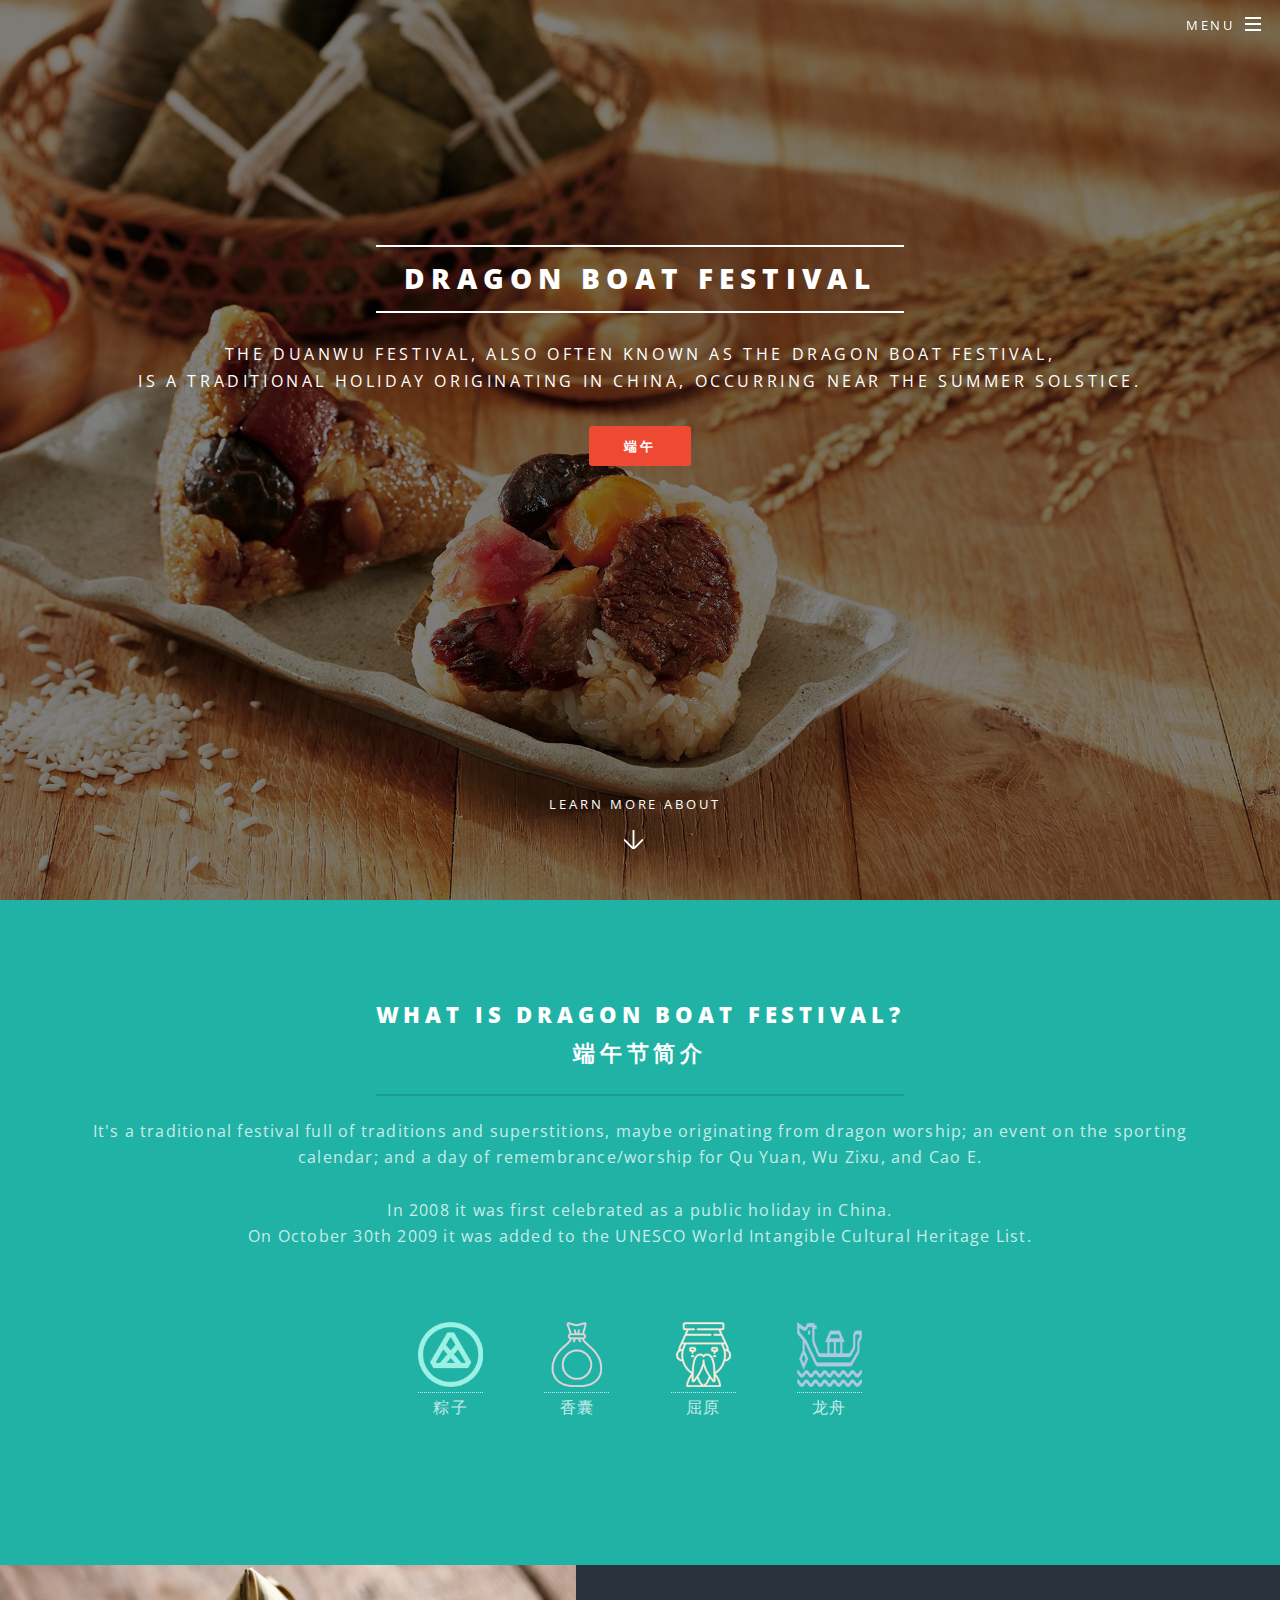
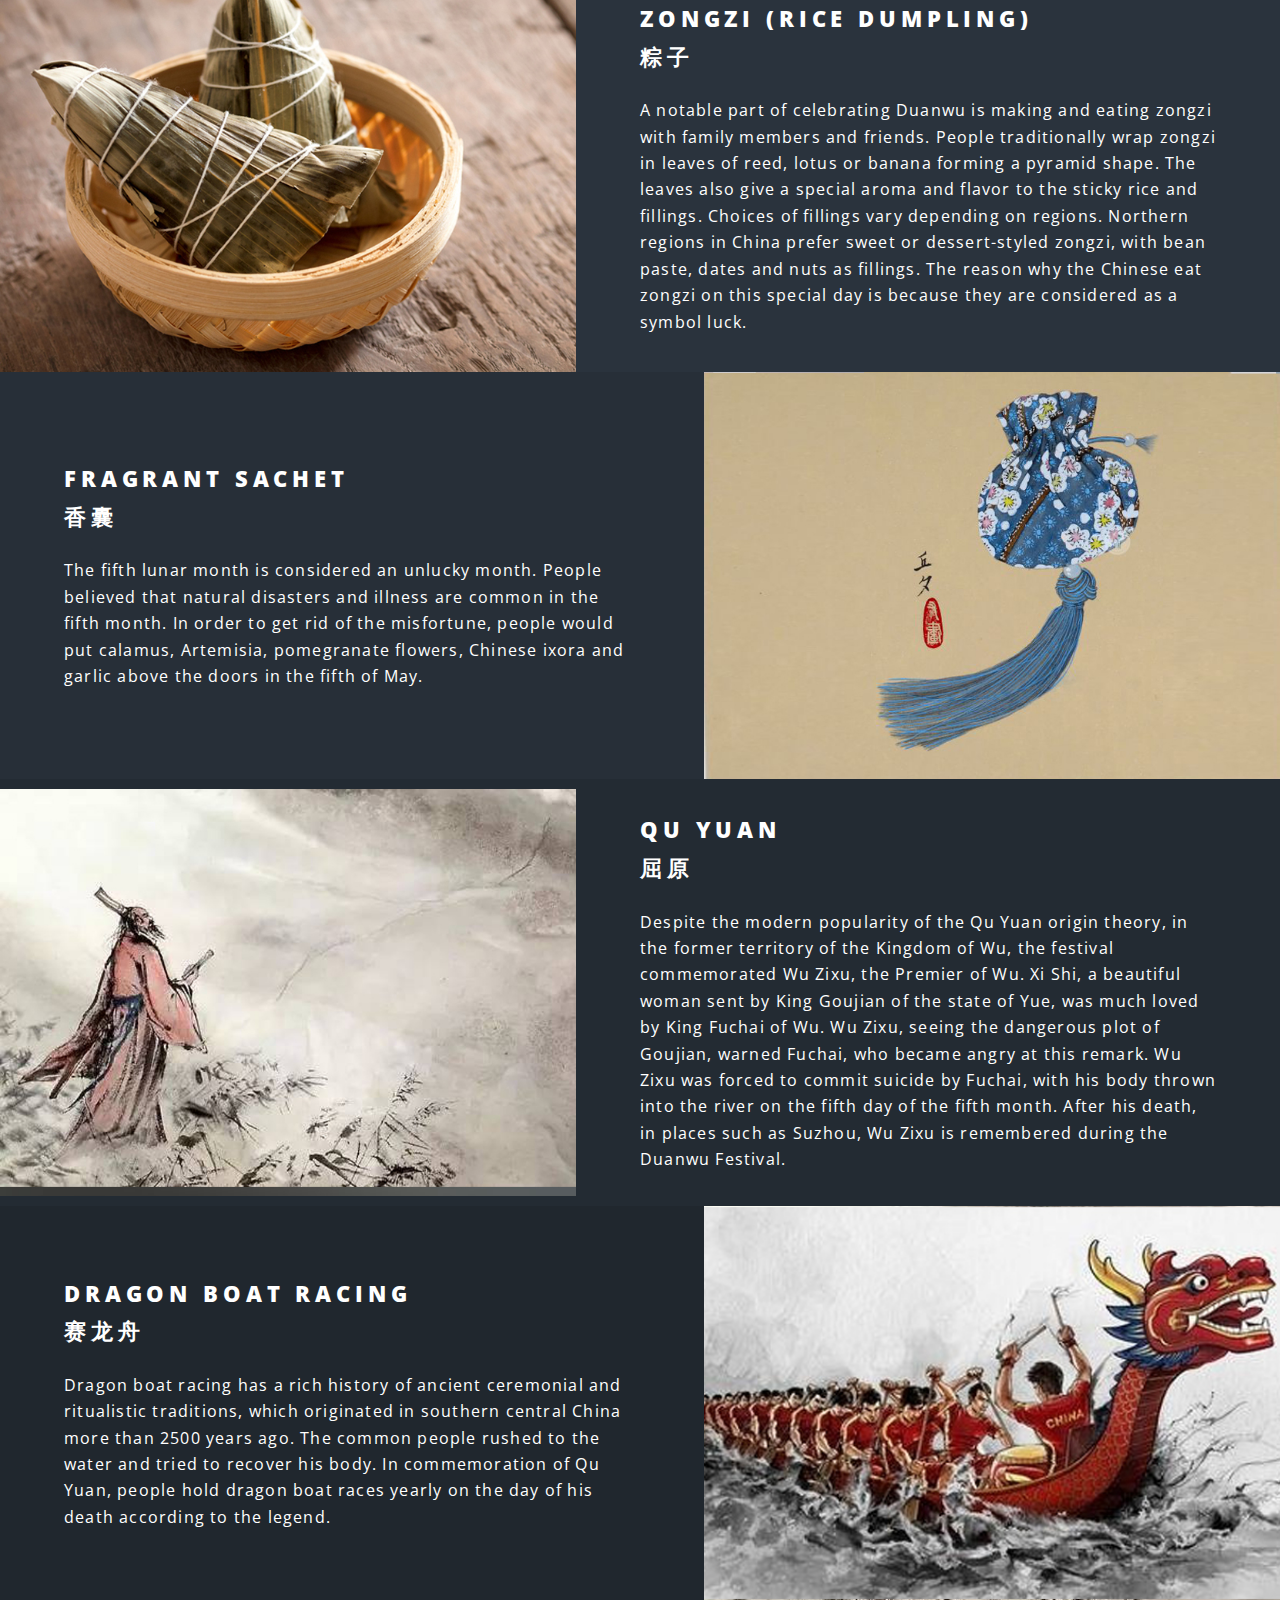
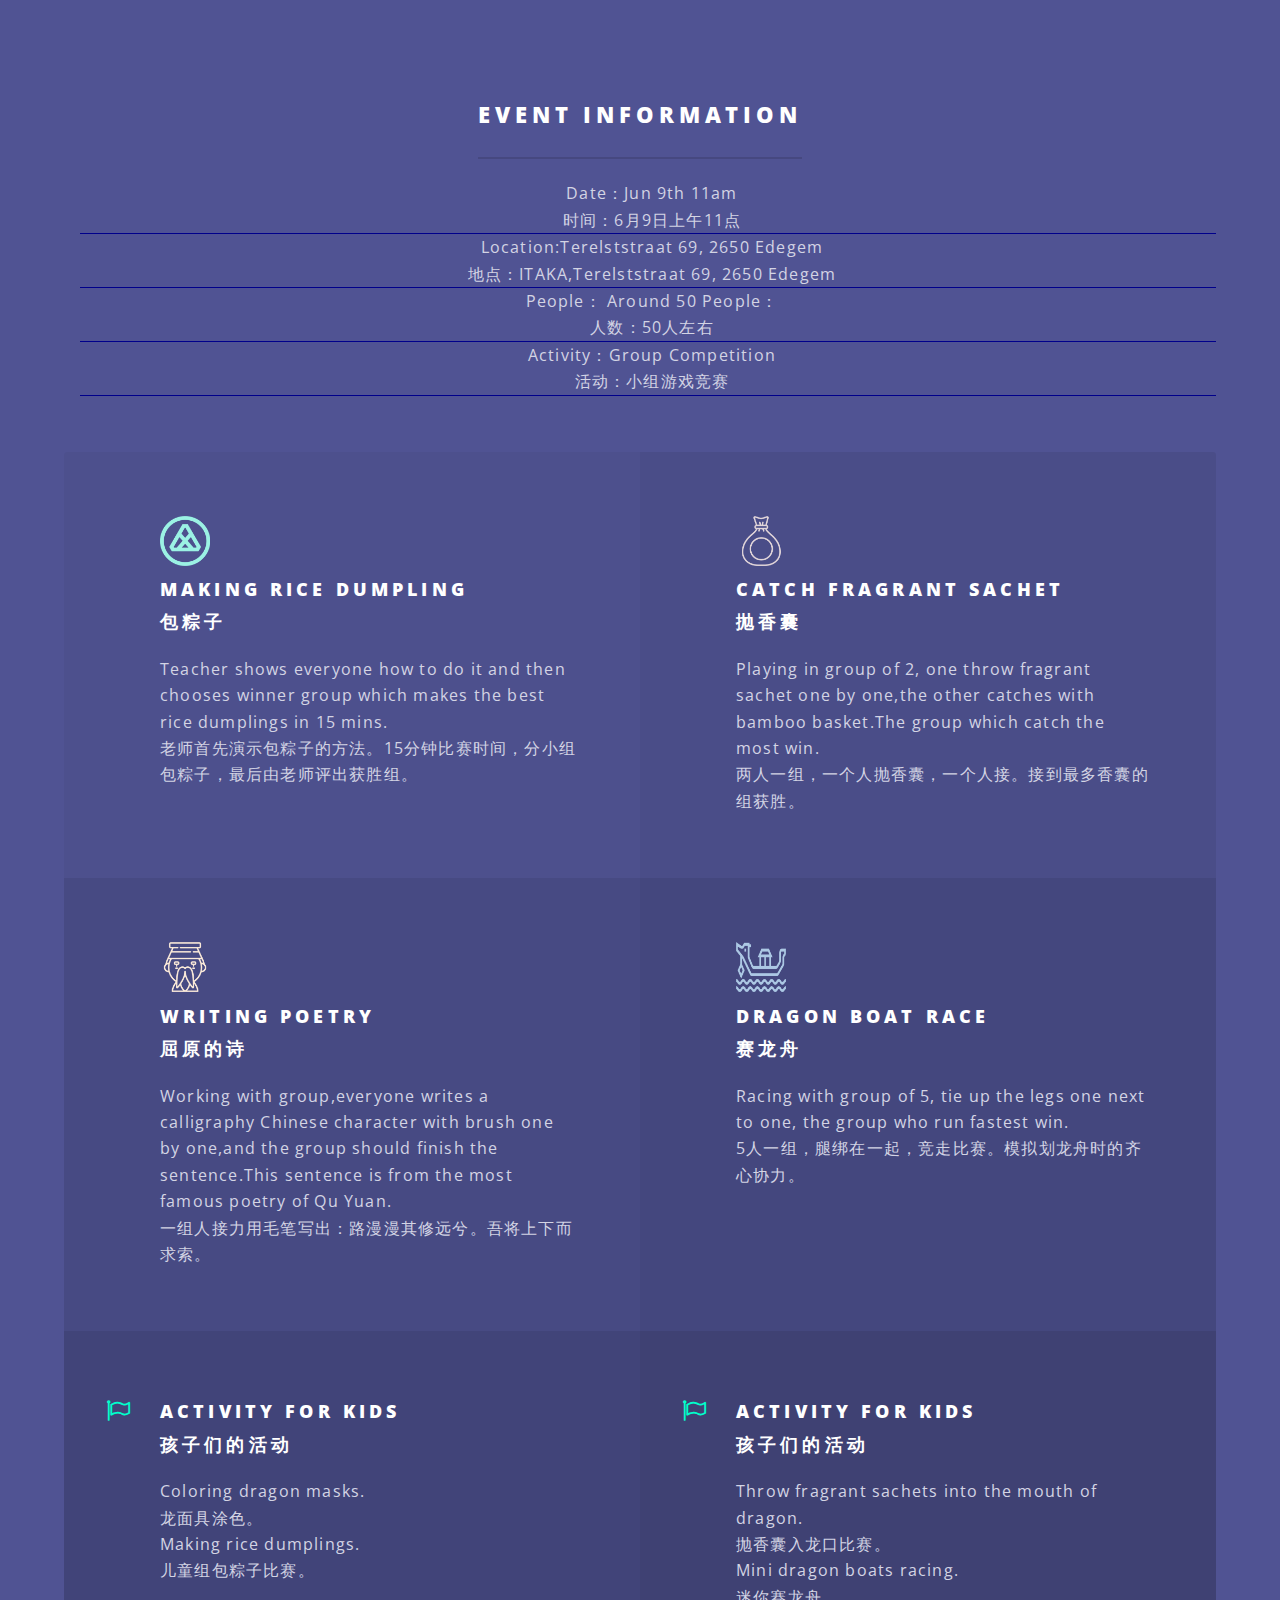
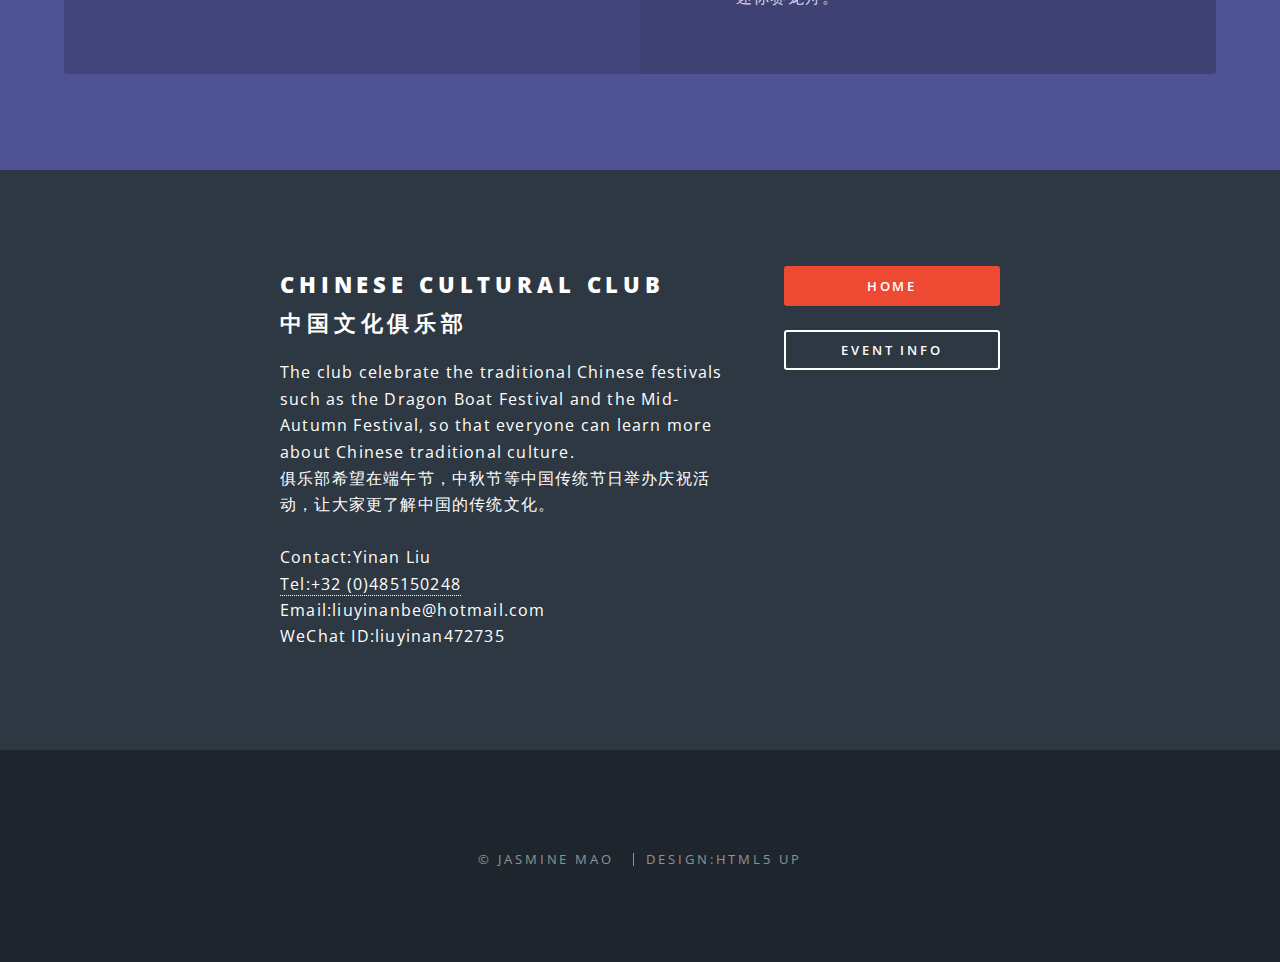
<file: index.html>
<!DOCTYPE HTML>
<!--
	Free for personal and commercial use under the CCA 3.0 license (html5up.net/license)
-->
<html>
	<head>
		<title>Dragon Boat Festival</title>
		<meta charset="utf-8" />
		<meta name="viewport" content="width=device-width, initial-scale=1, user-scalable=no" />
		<link rel="stylesheet" href="assets/css/main.css" />
		<noscript><link rel="stylesheet" href="assets/css/noscript.css" /></noscript>
	</head>
	<body class="landing is-preload">

		<!-- Page Wrapper -->
			<div id="page-wrapper">

				<!-- Header -->
					<header id="header" class="alt">
						<h1><a href="index.html">Dragon Boat Festival</a></h1>
						<nav id="nav">
							<ul>
								<li class="special">
									<a href="#menu" class="menuToggle"><span>Menu</span></a>
									<div id="menu">
										<ul>
											<li><a href="#header">Home</a></li>
											<li><a href="https://zh.wikipedia.org/wiki/%E7%AB%AF%E5%8D%88%E8%8A%82">wikipedia</a></li>
											<li><a href="#one">About</a></li>
											<li><a href="#three">Event</a></li>
										</ul>
									</div>
								</li>
							</ul>
						</nav>
					</header>

				<!-- Banner -->
					<section id="banner">
						<div class="inner">
							<h2>Dragon Boat Festival</h2>
							<p>The Duanwu Festival, also often known as the Dragon Boat Festival,
								<br>
								 is a traditional holiday originating in China, occurring near the summer solstice.
                            </p>
							<ul class="actions special">
								<li><a href="#https://www.chinahighlights.com/festivals/dragon-boat-festival.htm" class="button primary">端午</a></li>
							</ul>
						</div>
						<a href="#one" class="more scrolly">Learn More about</a>
						<video src=""></video>
					</section>

				<!-- One -->
					<section id="one" class="wrapper style1 special">
						<div class="inner">
							<header class="major">
								<h2>What is dragon boat festival?
									<br>
									端午节简介
								</h2>
								<p>It's a traditional festival full of traditions and superstitions, maybe originating from dragon worship; an event on the sporting calendar; and a day of remembrance/worship for Qu Yuan, Wu Zixu, and Cao E.<br />
									<br>
                            In 2008 it was first celebrated as a public holiday in China.
                            <br>
                            On October 30th 2009 it was added to the UNESCO World Intangible Cultural Heritage List.
					            </p>
							</header>
							<ul class="icons major">
                                <li>
									<a href="#zongzi"><img src="images/icon1.png" alt="" style="width:65px;height:65px"><p>粽子</p></a>
								</li>
								<li>
									<a href="#xiang"><img src="images/icon2.png" alt="" style="width:65px;height:65px"><p>香囊</p></a>
								</li>
								<li>
									<a href="#quyuan">
											<img src="images/icon3.png" alt="" style="width:65px;height:65px"><p>屈原</p>
									</a>
									
								</li>

								<li>
									<a href="#long"><img src="images/icon4.png" alt="" style="width:65px;height:65px"><p>龙舟
										</p></a>
							    </li>
							</ul>
						</div>
					</section>

				<!-- Two -->
					<section id="two" class="wrapper alt style2">
						<section class="spotlight" id="zongzi">
							<div class="image"><img src="images/pic01.jpg" alt="" /></div><div class="content">
								<h2>Zongzi (rice dumpling)<br />
								粽子</h2>
								<p>A notable part of celebrating Duanwu is making and eating zongzi with family members and friends. People traditionally wrap zongzi in leaves of reed, lotus or banana forming a pyramid shape. The leaves also give a special aroma and flavor to the sticky rice and fillings. Choices of fillings vary depending on regions. Northern regions in China prefer sweet or dessert-styled zongzi, with bean paste, dates and nuts as fillings. 

							The reason why the Chinese eat zongzi on this special day is because they are considered as a symbol luck.</p>
							</div>
						</section>
						<section class="spotlight" id="xiang">
							<div class="image"><img src="images/pic02.jpg" alt="" /></div><div class="content">
								<h2>Fragrant Sachet<br />
								香囊</h2>
								<p>The fifth lunar month is considered an unlucky month. People believed that natural disasters and illness are common in the fifth month. In order to get rid of the misfortune, people would put calamus, Artemisia, pomegranate flowers, Chinese ixora and garlic above the doors in the fifth of May.</p>
							</div>
						</section>
						<section class="spotlight" id="quyuan">
							<div class="image"><img src="images/pic03.jpg" alt="" /></div><div class="content">
								<h2>Qu Yuan<br />
								屈原</h2>
								<p>Despite the modern popularity of the Qu Yuan origin theory, in the former territory of the Kingdom of Wu, the festival commemorated Wu Zixu, the Premier of Wu. Xi Shi, a beautiful woman sent by King Goujian of the state of Yue, was much loved by King Fuchai of Wu. Wu Zixu, seeing the dangerous plot of Goujian, warned Fuchai, who became angry at this remark. Wu Zixu was forced to commit suicide by Fuchai, with his body thrown into the river on the fifth day of the fifth month. After his death, in places such as Suzhou, Wu Zixu is remembered during the Duanwu Festival.</p>
							</div>
						</section>
						<section class="spotlight" id="long">
							<div class="image"><img src="images/pic0511111.jpg" alt="" /></div><div class="content">
								<h2>Dragon Boat Racing<br />
								赛龙舟</h2>
								<p>Dragon boat racing has a rich history of ancient ceremonial and ritualistic traditions, which originated in southern central China more than 2500 years ago. The common people rushed to the water and tried to recover his body. In commemoration of Qu Yuan, people hold dragon boat races yearly on the day of his death according to the legend.
								</p>
							</div>
						</section>
					</section>

				<!-- Three -->
					<section id="three" class="wrapper style3 special">
						<div class="inner">
							<header class="major">
								<h2>Event Information</h2>
								<ul>
									<li style="list-style:none;border-bottom:1px solid darkblue">
										Date：Jun 9th 11am
										<br>
										时间：6月9日上午11点
									</li>
									<li style="list-style:none;border-bottom:1px solid darkblue">Location:Terelststraat 69, 2650 Edegem
										<br>
										地点：ITAKA,Terelststraat 69, 2650 Edegem
									</li>
									<li style="list-style:none;border-bottom:1px solid darkblue">
										People： Around 50 People：<br>
                                        人数：50人左右
									</li>
									<li style="list-style:none;border-bottom:1px solid darkblue">Activity：Group Competition
										<br>
										活动：小组游戏竞赛
									</li>
								</ul>
							</header>
							<ul class="features">
								<li>
									<img src="images/icon1.png" alt="" style="width:50px;height:50px">
									<h3>Making Rice Dumpling
										<br>
										包粽子
									</h3>
									<p>Teacher shows everyone how to do it and then chooses winner group which makes the best rice dumplings in 15 mins.
										<br>
										老师首先演示包粽子的方法。15分钟比赛时间，分小组包粽子，最后由老师评出获胜组。
									</p>
								</li>
								<li>
										<img src="images/icon2.png" alt="" style="width:50px;height:50px">
									<h3>Catch Fragrant Sachet
										<br>
										抛香囊
									</h3>
									<p>
										Playing in group of 2, one throw fragrant sachet one by one,the other catches with bamboo basket.The group which catch the most win.
										<br>
										两人一组，一个人抛香囊，一个人接。接到最多香囊的组获胜。
									</p>
								</li>
								<li>
										<img src="images/icon3.png" alt="" style="width:50px;height:50px">
									<h3>Writing poetry
										<br>
										屈原的诗
									</h3>
									<p>Working with group,everyone writes a calligraphy Chinese character with brush one by one,and the group should finish the sentence.This sentence is from the most famous poetry of Qu Yuan.
										<br>
									一组人接力用毛笔写出：路漫漫其修远兮。吾将上下而求索。
									</p>
								</li>
								<li>
										<img src="images/icon4.png" alt="" style="width:50px;height:50px">
									<h3>Dragon Boat Race
										<br>
										赛龙舟
									</h3>
									<p>
										Racing with group of 5, tie up the legs one next to one, the group who run fastest win.
										<br>
										5人一组，腿绑在一起，竞走比赛。模拟划龙舟时的齐心协力。
									</p>
								</li>
								<li class="icon fa-flag-o">
									<h3>Activity for kids
										<br>
										孩子们的活动
									</h3>
									<p>
										Coloring dragon masks.
										<br>
										龙面具涂色。
										<br>
										Making rice dumplings.
										<br>
										儿童组包粽子比赛。
									</p>
								</li>
								<li class="icon fa-flag-o">
										<h3>Activity for kids
												<br>
												孩子们的活动
											</h3>
									<p>Throw fragrant sachets into the mouth of dragon.
										<br>
										抛香囊入龙口比赛。
										<br>
										Mini dragon boats racing.
										<br>
										迷你赛龙舟。
									</p>
								</li>
							</ul>
						</div>
					</section>

				<!-- CTA -->
					<section id="cta" class="wrapper style4">
						<div class="inner">
							<header>
								<h2>Chinese Cultural Club
									<br>
									中国文化俱乐部
									
								</h2>
								
								<p>
										The club celebrate the traditional Chinese festivals such as the Dragon Boat Festival and the Mid-Autumn Festival, so that everyone can learn more about Chinese traditional culture.
										<br>
									俱乐部希望在端午节，中秋节等中国传统节日举办庆祝活动，让大家更了解中国的传统文化。
									<br>
									<br>
									<span>Contact:Yinan Liu
										<br>
										<a href="tel:+32485150248">Tel:+32 (0)485150248</a>
										<br>
										Email:liuyinanbe@hotmail.com
										<br>
										WeChat ID:liuyinan472735
									</span>
								</p>
									
									
							</header>
							
							<ul class="actions stacked">
								<li><a href="#one" class="button fit primary">HOME</a></li>
								<li><a href="#three" class="button fit">Event Info</a></li>
						
							</ul>
						</div>
					</section>

				<!-- Footer -->
					<footer id="footer">
						<ul class="copyright">
							<li>&copy; Jasmine Mao</li>
							<li>Design:HTML5 UP</li>
						</ul>
					</footer>

			</div>

		<!-- Scripts -->
			<script src="assets/js/jquery.min.js"></script>
			<script src="assets/js/jquery.scrollex.min.js"></script>
			<script src="assets/js/jquery.scrolly.min.js"></script>
			<script src="assets/js/browser.min.js"></script>
			<script src="assets/js/breakpoints.min.js"></script>
			<script src="assets/js/util.js"></script>
			<script src="assets/js/main.js"></script>
			<!-- Global site tag (gtag.js) - Google Analytics -->
<script async src="https://www.googletagmanager.com/gtag/js?id=UA-140398386-1"></script>
<script>
  window.dataLayer = window.dataLayer || [];
  function gtag(){dataLayer.push(arguments);}
  gtag('js', new Date());

  gtag('config', 'UA-140398386-1');
</script>

	</body>
</html>
</file>
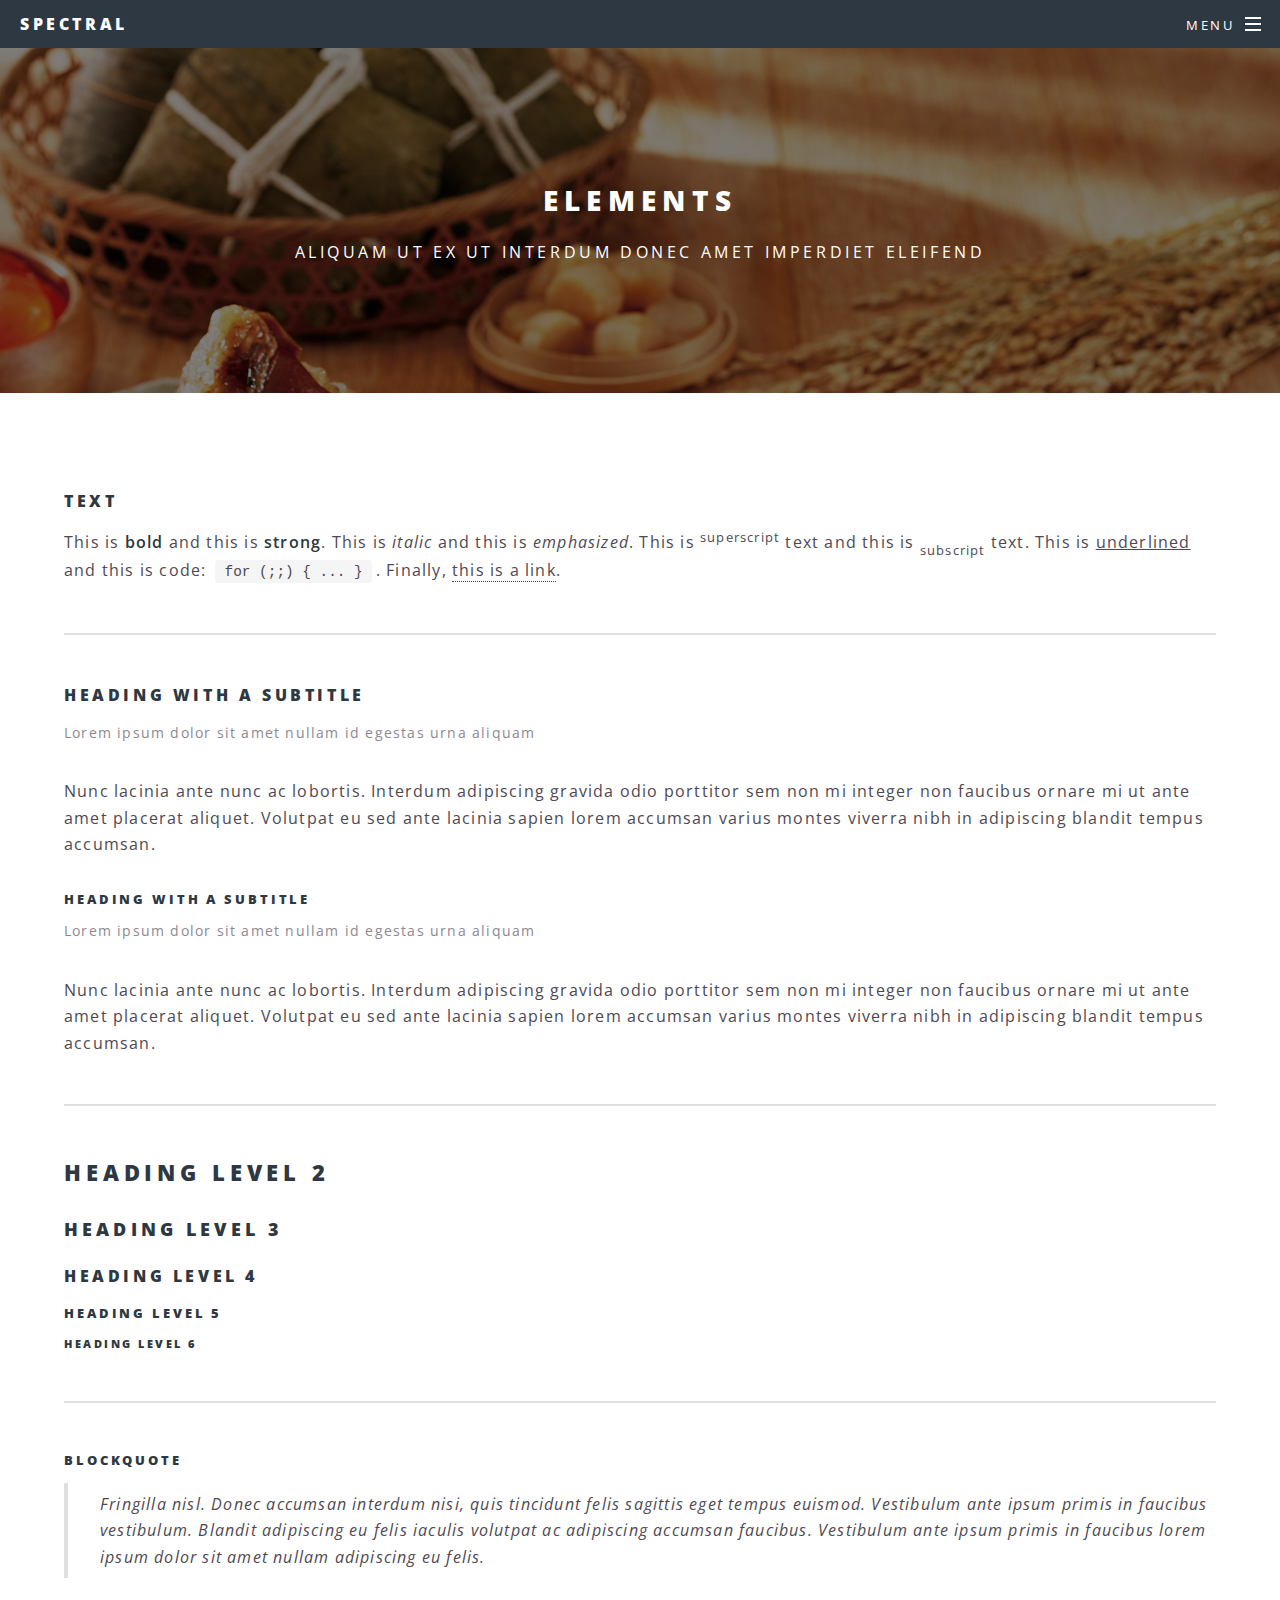
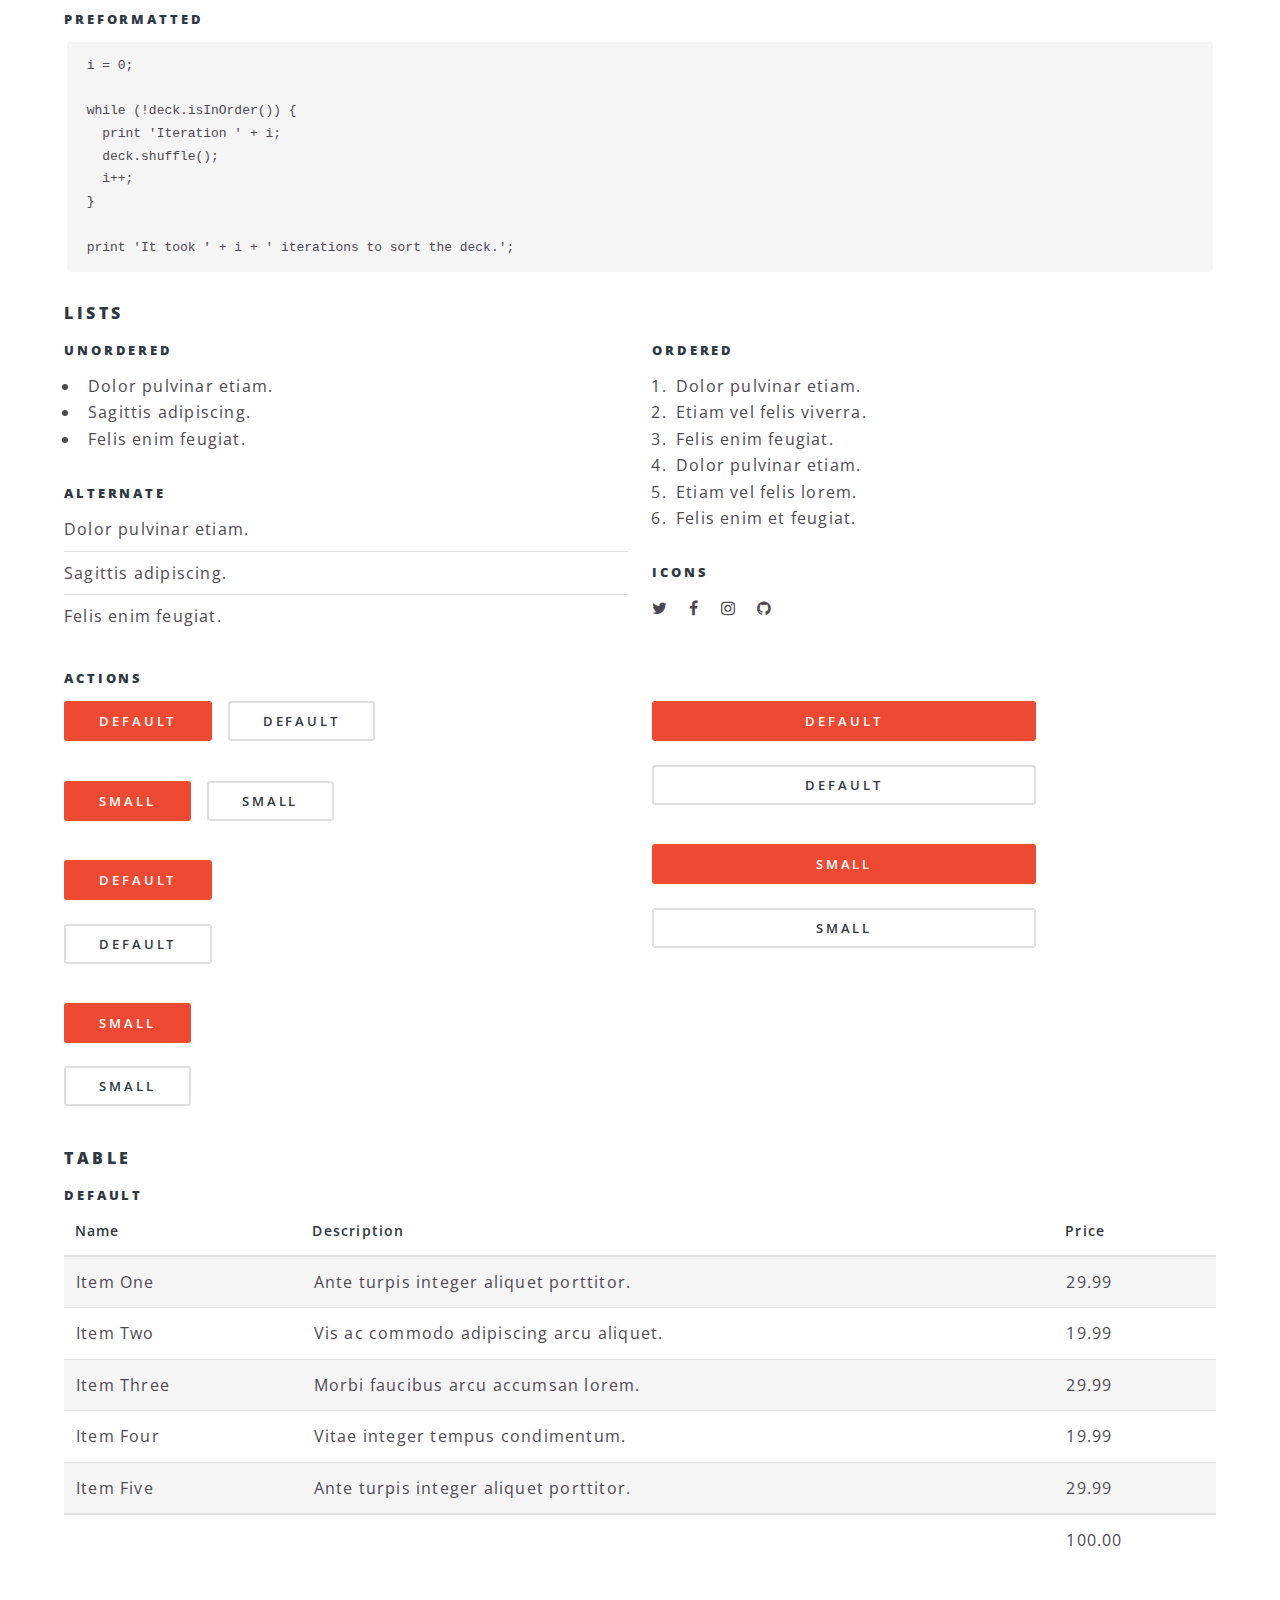
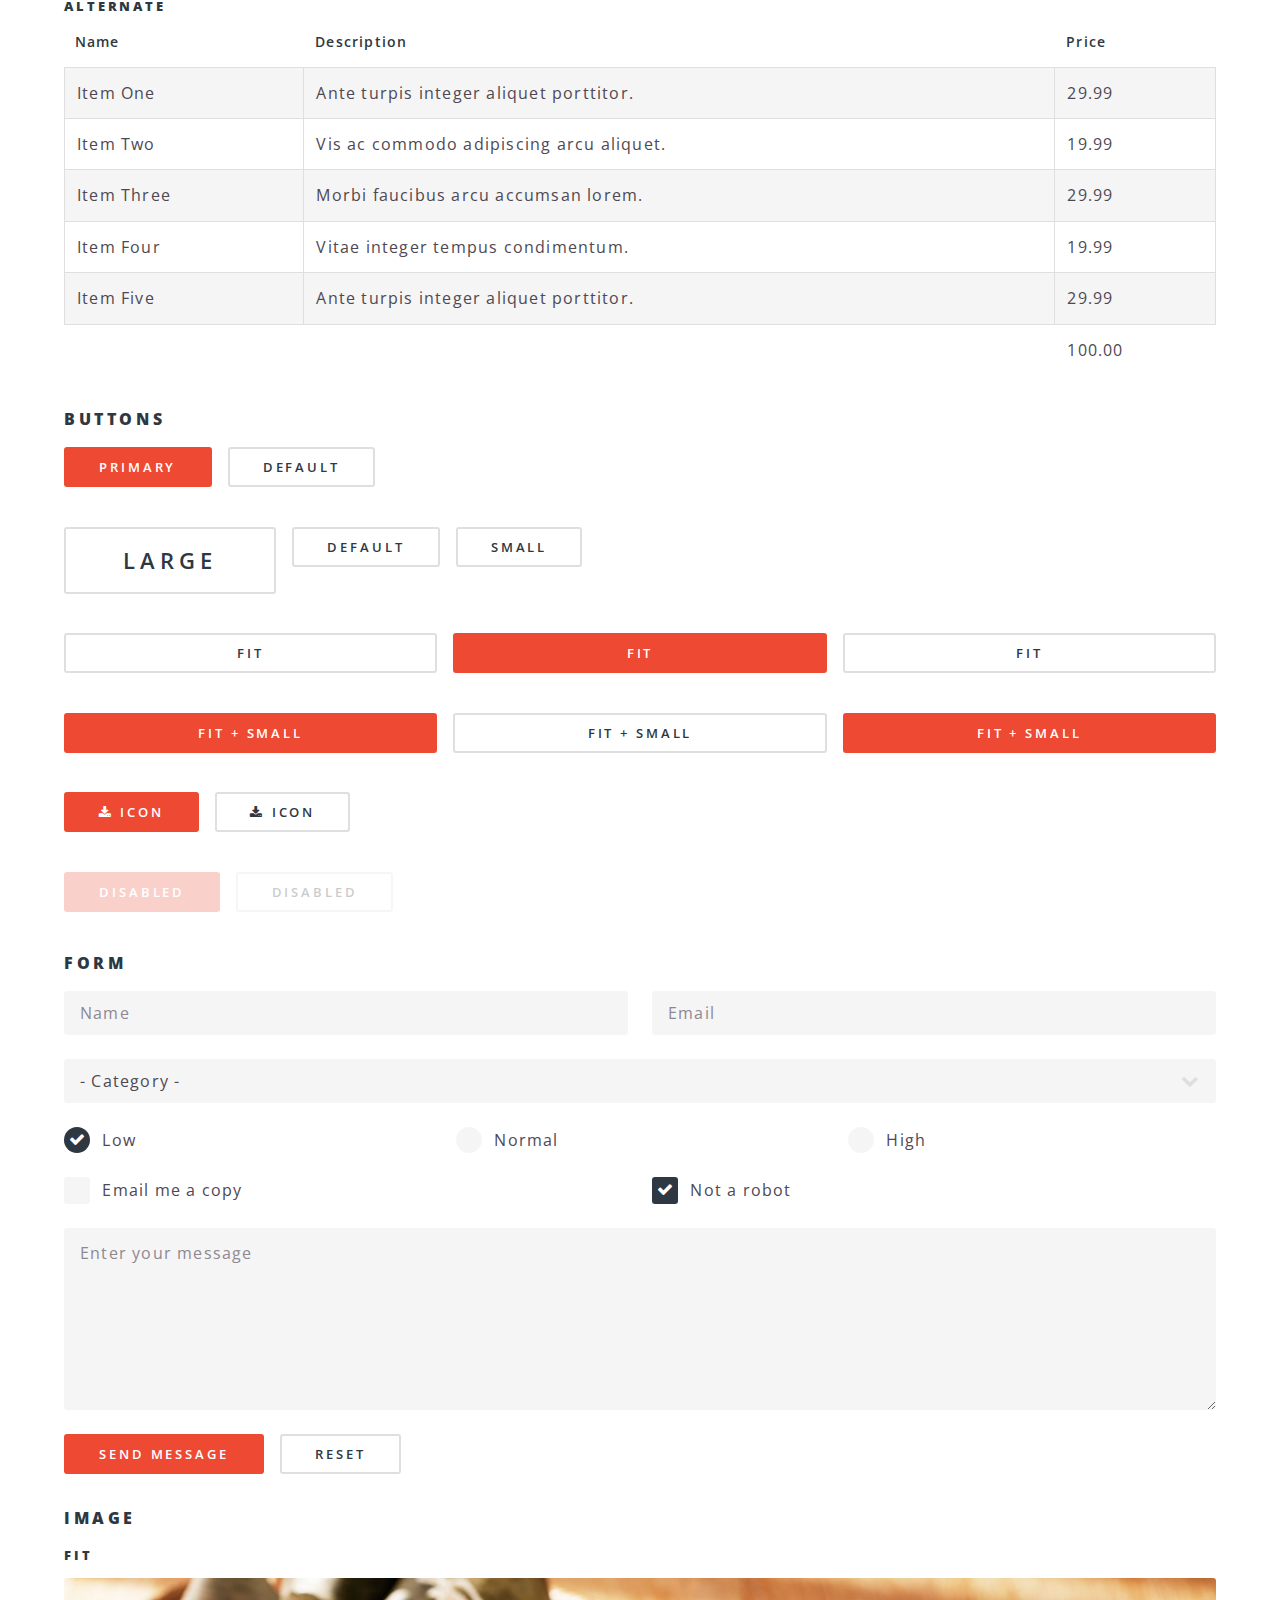
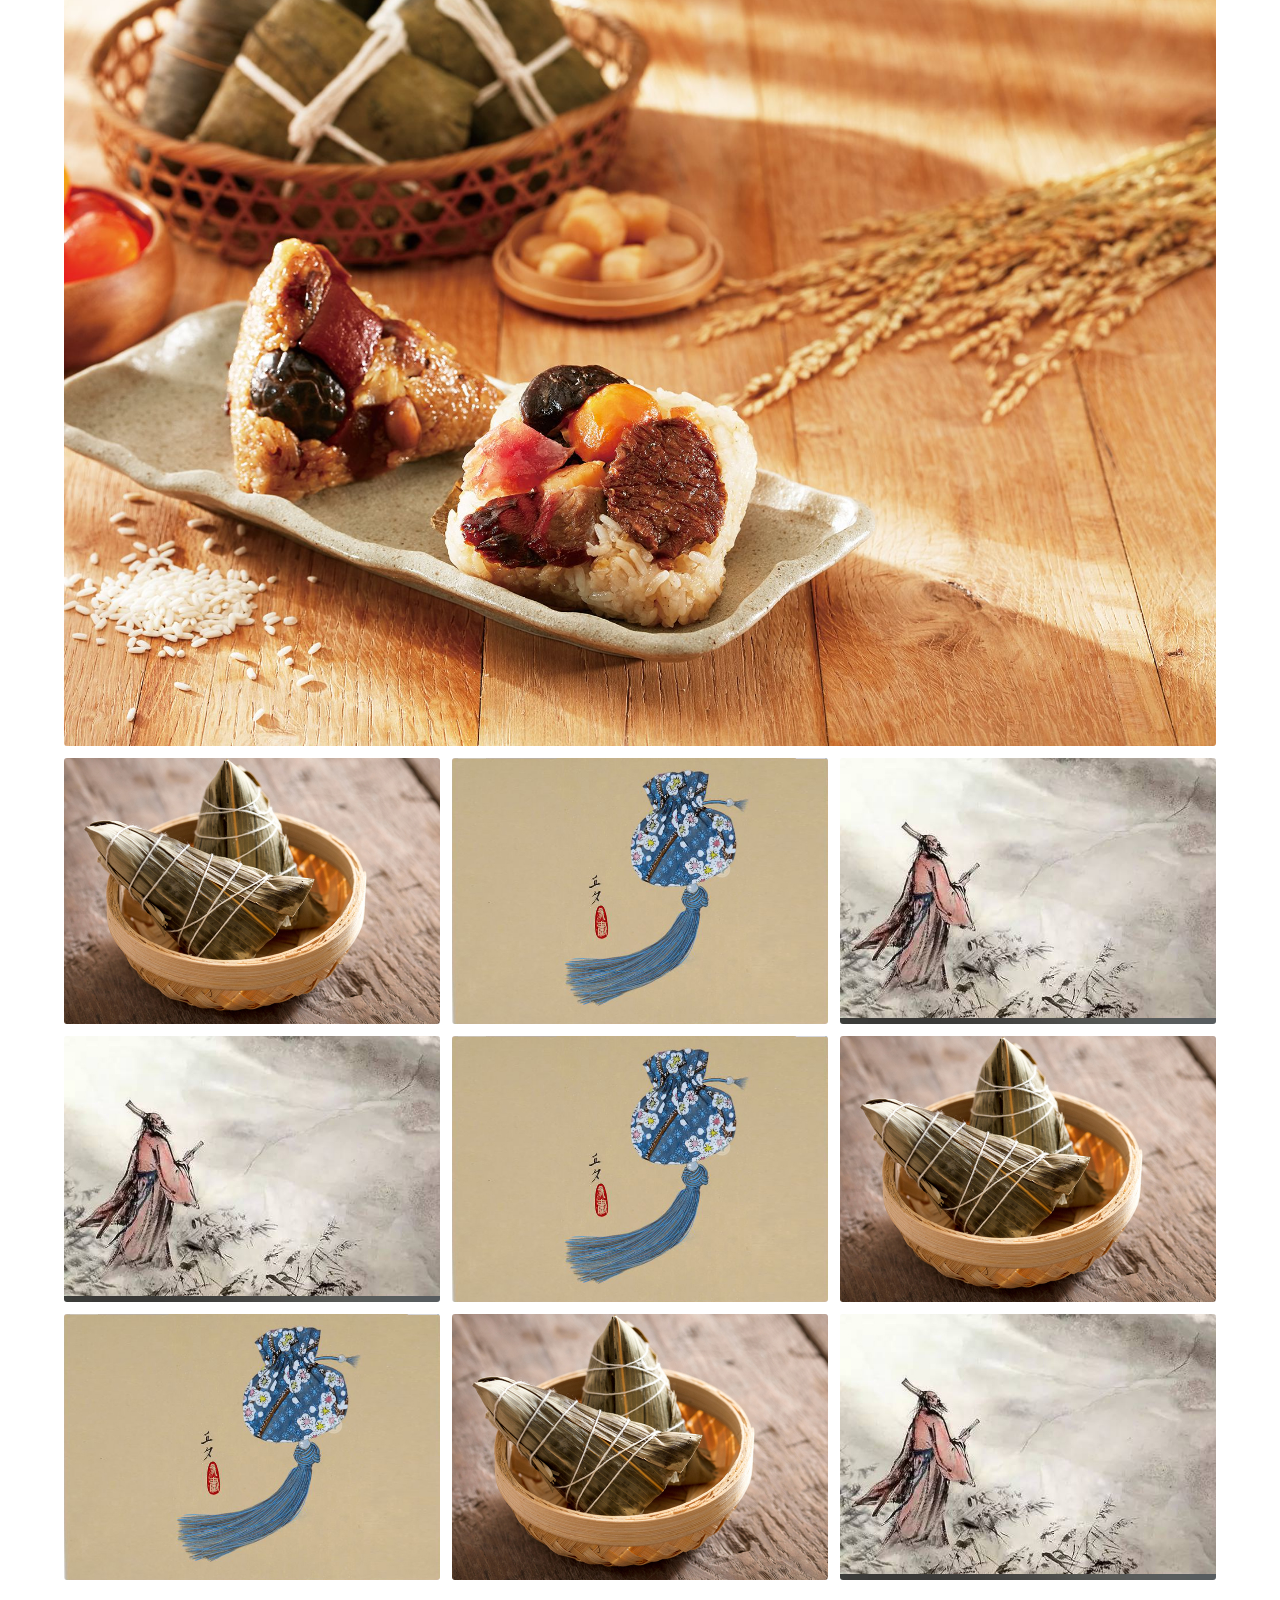
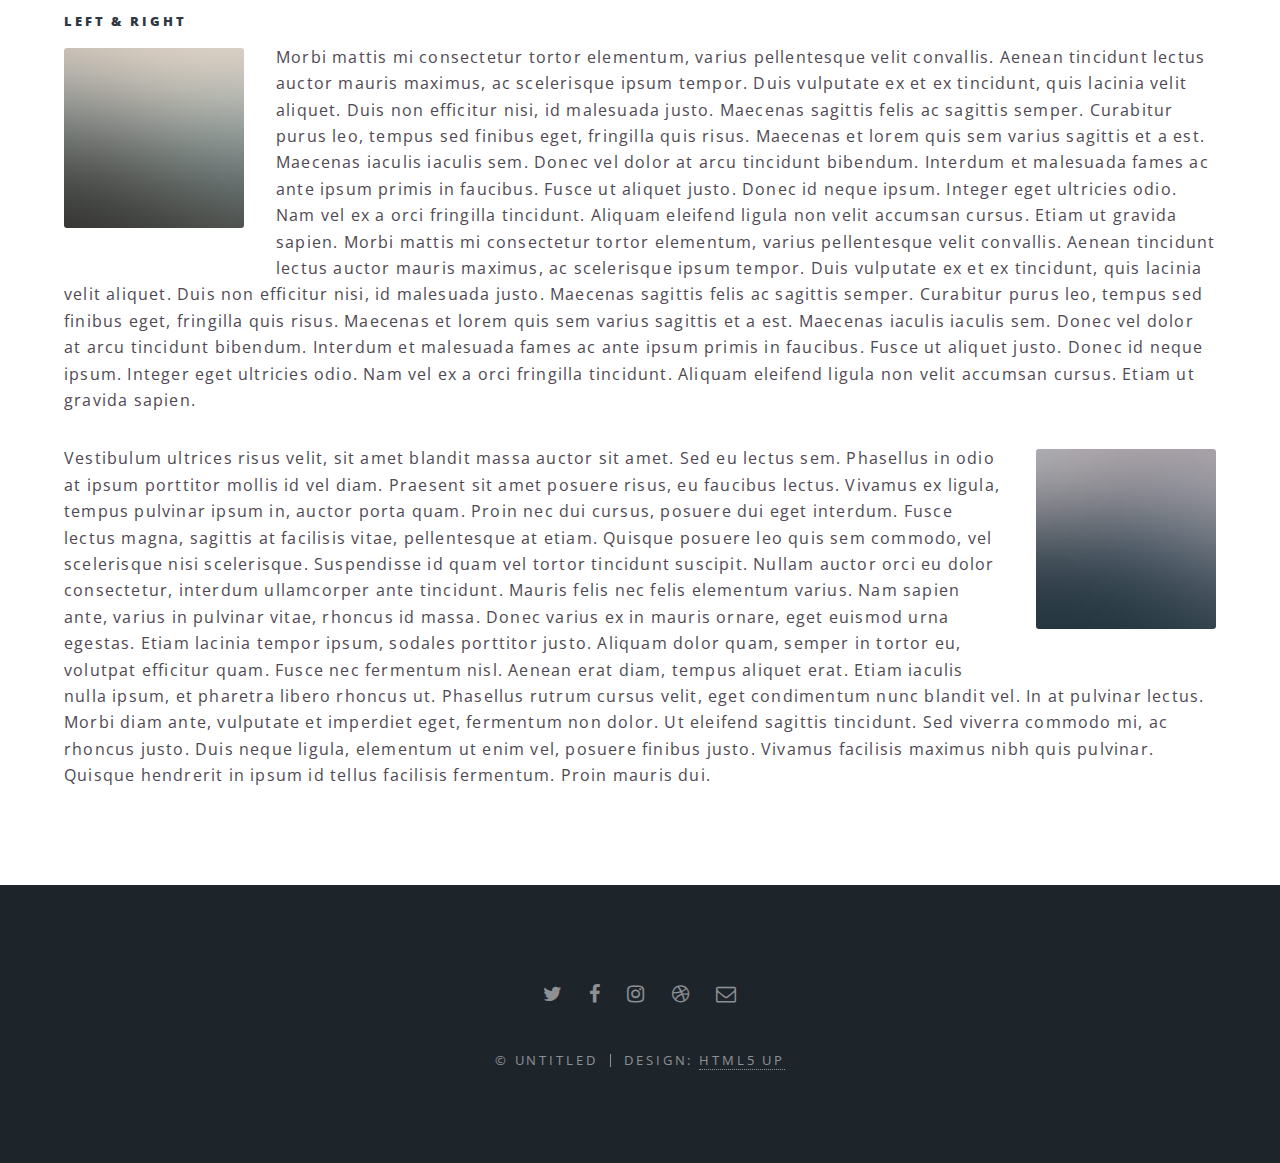
<file: elements.html>
<!DOCTYPE HTML>
<!--
	Spectral by HTML5 UP
	html5up.net | @ajlkn
	Free for personal and commercial use under the CCA 3.0 license (html5up.net/license)
-->
<html>
	<head>
		<title>Elements - Spectral by HTML5 UP</title>
		<meta charset="utf-8" />
		<meta name="viewport" content="width=device-width, initial-scale=1, user-scalable=no" />
		<link rel="stylesheet" href="assets/css/main.css" />
		<noscript><link rel="stylesheet" href="assets/css/noscript.css" /></noscript>
	</head>
	<body class="is-preload">

		<!-- Page Wrapper -->
			<div id="page-wrapper">

				<!-- Header -->
					<header id="header">
						<h1><a href="index.html">Spectral</a></h1>
						<nav id="nav">
							<ul>
								<li class="special">
									<a href="#menu" class="menuToggle"><span>Menu</span></a>
									<div id="menu">
										<ul>
											<li><a href="index.html">Home</a></li>
											<li><a href="generic.html">Generic</a></li>
											<li><a href="elements.html">Elements</a></li>
											<li><a href="#">Sign Up</a></li>
											<li><a href="#">Log In</a></li>
										</ul>
									</div>
								</li>
							</ul>
						</nav>
					</header>

				<!-- Main -->
					<article id="main">
						<header>
							<h2>Elements</h2>
							<p>Aliquam ut ex ut interdum donec amet imperdiet eleifend</p>
						</header>
						<section class="wrapper style5">
							<div class="inner">

								<section>
									<h4>Text</h4>
									<p>This is <b>bold</b> and this is <strong>strong</strong>. This is <i>italic</i> and this is <em>emphasized</em>.
									This is <sup>superscript</sup> text and this is <sub>subscript</sub> text.
									This is <u>underlined</u> and this is code: <code>for (;;) { ... }</code>. Finally, <a href="#">this is a link</a>.</p>
									<hr />
									<header>
										<h4>Heading with a Subtitle</h4>
										<p>Lorem ipsum dolor sit amet nullam id egestas urna aliquam</p>
									</header>
									<p>Nunc lacinia ante nunc ac lobortis. Interdum adipiscing gravida odio porttitor sem non mi integer non faucibus ornare mi ut ante amet placerat aliquet. Volutpat eu sed ante lacinia sapien lorem accumsan varius montes viverra nibh in adipiscing blandit tempus accumsan.</p>
									<header>
										<h5>Heading with a Subtitle</h5>
										<p>Lorem ipsum dolor sit amet nullam id egestas urna aliquam</p>
									</header>
									<p>Nunc lacinia ante nunc ac lobortis. Interdum adipiscing gravida odio porttitor sem non mi integer non faucibus ornare mi ut ante amet placerat aliquet. Volutpat eu sed ante lacinia sapien lorem accumsan varius montes viverra nibh in adipiscing blandit tempus accumsan.</p>
									<hr />
									<h2>Heading Level 2</h2>
									<h3>Heading Level 3</h3>
									<h4>Heading Level 4</h4>
									<h5>Heading Level 5</h5>
									<h6>Heading Level 6</h6>
									<hr />
									<h5>Blockquote</h5>
									<blockquote>Fringilla nisl. Donec accumsan interdum nisi, quis tincidunt felis sagittis eget tempus euismod. Vestibulum ante ipsum primis in faucibus vestibulum. Blandit adipiscing eu felis iaculis volutpat ac adipiscing accumsan faucibus. Vestibulum ante ipsum primis in faucibus lorem ipsum dolor sit amet nullam adipiscing eu felis.</blockquote>
									<h5>Preformatted</h5>
									<pre><code>i = 0;

while (!deck.isInOrder()) {
  print 'Iteration ' + i;
  deck.shuffle();
  i++;
}

print 'It took ' + i + ' iterations to sort the deck.';</code></pre>
								</section>

								<section>
									<h4>Lists</h4>
									<div class="row">
										<div class="col-6 col-12-medium">
											<h5>Unordered</h5>
											<ul>
												<li>Dolor pulvinar etiam.</li>
												<li>Sagittis adipiscing.</li>
												<li>Felis enim feugiat.</li>
											</ul>
											<h5>Alternate</h5>
											<ul class="alt">
												<li>Dolor pulvinar etiam.</li>
												<li>Sagittis adipiscing.</li>
												<li>Felis enim feugiat.</li>
											</ul>
										</div>
										<div class="col-6 col-12-medium">
											<h5>Ordered</h5>
											<ol>
												<li>Dolor pulvinar etiam.</li>
												<li>Etiam vel felis viverra.</li>
												<li>Felis enim feugiat.</li>
												<li>Dolor pulvinar etiam.</li>
												<li>Etiam vel felis lorem.</li>
												<li>Felis enim et feugiat.</li>
											</ol>
											<h5>Icons</h5>
											<ul class="icons">
												<li><a href="#" class="icon fa-twitter"><span class="label">Twitter</span></a></li>
												<li><a href="#" class="icon fa-facebook"><span class="label">Facebook</span></a></li>
												<li><a href="#" class="icon fa-instagram"><span class="label">Instagram</span></a></li>
												<li><a href="#" class="icon fa-github"><span class="label">Github</span></a></li>
											</ul>
										</div>
									</div>
									<h5>Actions</h5>
									<div class="row">
										<div class="col-6 col-12-medium">
											<ul class="actions">
												<li><a href="#" class="button primary">Default</a></li>
												<li><a href="#" class="button">Default</a></li>
											</ul>
											<ul class="actions small">
												<li><a href="#" class="button primary small">Small</a></li>
												<li><a href="#" class="button small">Small</a></li>
											</ul>
											<ul class="actions stacked">
												<li><a href="#" class="button primary">Default</a></li>
												<li><a href="#" class="button">Default</a></li>
											</ul>
											<ul class="actions stacked">
												<li><a href="#" class="button primary small">Small</a></li>
												<li><a href="#" class="button small">Small</a></li>
											</ul>
										</div>
										<div class="col-6 col-12-medium">
											<ul class="actions stacked">
												<li><a href="#" class="button primary fit">Default</a></li>
												<li><a href="#" class="button fit">Default</a></li>
											</ul>
											<ul class="actions stacked">
												<li><a href="#" class="button primary small fit">Small</a></li>
												<li><a href="#" class="button small fit">Small</a></li>
											</ul>
										</div>
									</div>
								</section>

								<section>
									<h4>Table</h4>
									<h5>Default</h5>
									<div class="table-wrapper">
										<table>
											<thead>
												<tr>
													<th>Name</th>
													<th>Description</th>
													<th>Price</th>
												</tr>
											</thead>
											<tbody>
												<tr>
													<td>Item One</td>
													<td>Ante turpis integer aliquet porttitor.</td>
													<td>29.99</td>
												</tr>
												<tr>
													<td>Item Two</td>
													<td>Vis ac commodo adipiscing arcu aliquet.</td>
													<td>19.99</td>
												</tr>
												<tr>
													<td>Item Three</td>
													<td> Morbi faucibus arcu accumsan lorem.</td>
													<td>29.99</td>
												</tr>
												<tr>
													<td>Item Four</td>
													<td>Vitae integer tempus condimentum.</td>
													<td>19.99</td>
												</tr>
												<tr>
													<td>Item Five</td>
													<td>Ante turpis integer aliquet porttitor.</td>
													<td>29.99</td>
												</tr>
											</tbody>
											<tfoot>
												<tr>
													<td colspan="2"></td>
													<td>100.00</td>
												</tr>
											</tfoot>
										</table>
									</div>

									<h5>Alternate</h5>
									<div class="table-wrapper">
										<table class="alt">
											<thead>
												<tr>
													<th>Name</th>
													<th>Description</th>
													<th>Price</th>
												</tr>
											</thead>
											<tbody>
												<tr>
													<td>Item One</td>
													<td>Ante turpis integer aliquet porttitor.</td>
													<td>29.99</td>
												</tr>
												<tr>
													<td>Item Two</td>
													<td>Vis ac commodo adipiscing arcu aliquet.</td>
													<td>19.99</td>
												</tr>
												<tr>
													<td>Item Three</td>
													<td> Morbi faucibus arcu accumsan lorem.</td>
													<td>29.99</td>
												</tr>
												<tr>
													<td>Item Four</td>
													<td>Vitae integer tempus condimentum.</td>
													<td>19.99</td>
												</tr>
												<tr>
													<td>Item Five</td>
													<td>Ante turpis integer aliquet porttitor.</td>
													<td>29.99</td>
												</tr>
											</tbody>
											<tfoot>
												<tr>
													<td colspan="2"></td>
													<td>100.00</td>
												</tr>
											</tfoot>
										</table>
									</div>
								</section>

								<section>
									<h4>Buttons</h4>
									<ul class="actions">
										<li><a href="#" class="button primary">Primary</a></li>
										<li><a href="#" class="button">Default</a></li>
									</ul>
									<ul class="actions">
										<li><a href="#" class="button large">Large</a></li>
										<li><a href="#" class="button">Default</a></li>
										<li><a href="#" class="button small">Small</a></li>
									</ul>
									<ul class="actions fit">
										<li><a href="#" class="button fit">Fit</a></li>
										<li><a href="#" class="button primary fit">Fit</a></li>
										<li><a href="#" class="button fit">Fit</a></li>
									</ul>
									<ul class="actions fit small">
										<li><a href="#" class="button primary fit small">Fit + Small</a></li>
										<li><a href="#" class="button fit small">Fit + Small</a></li>
										<li><a href="#" class="button primary fit small">Fit + Small</a></li>
									</ul>
									<ul class="actions">
										<li><a href="#" class="button primary icon fa-download">Icon</a></li>
										<li><a href="#" class="button icon fa-download">Icon</a></li>
									</ul>
									<ul class="actions">
										<li><span class="button primary disabled">Disabled</span></li>
										<li><span class="button disabled">Disabled</span></li>
									</ul>
								</section>

								<section>
									<h4>Form</h4>
									<form method="post" action="#">
										<div class="row gtr-uniform">
											<div class="col-6 col-12-xsmall">
												<input type="text" name="demo-name" id="demo-name" value="" placeholder="Name" />
											</div>
											<div class="col-6 col-12-xsmall">
												<input type="email" name="demo-email" id="demo-email" value="" placeholder="Email" />
											</div>
											<div class="col-12">
												<select name="demo-category" id="demo-category">
													<option value="">- Category -</option>
													<option value="1">Manufacturing</option>
													<option value="1">Shipping</option>
													<option value="1">Administration</option>
													<option value="1">Human Resources</option>
												</select>
											</div>
											<div class="col-4 col-12-small">
												<input type="radio" id="demo-priority-low" name="demo-priority" checked>
												<label for="demo-priority-low">Low</label>
											</div>
											<div class="col-4 col-12-small">
												<input type="radio" id="demo-priority-normal" name="demo-priority">
												<label for="demo-priority-normal">Normal</label>
											</div>
											<div class="col-4 col-12-small">
												<input type="radio" id="demo-priority-high" name="demo-priority">
												<label for="demo-priority-high">High</label>
											</div>
											<div class="col-6 col-12-small">
												<input type="checkbox" id="demo-copy" name="demo-copy">
												<label for="demo-copy">Email me a copy</label>
											</div>
											<div class="col-6 col-12-small">
												<input type="checkbox" id="demo-human" name="demo-human" checked>
												<label for="demo-human">Not a robot</label>
											</div>
											<div class="col-12">
												<textarea name="demo-message" id="demo-message" placeholder="Enter your message" rows="6"></textarea>
											</div>
											<div class="col-12">
												<ul class="actions">
													<li><input type="submit" value="Send Message" class="primary" /></li>
													<li><input type="reset" value="Reset" /></li>
												</ul>
											</div>
										</div>
									</form>
								</section>

								<section>
									<h4>Image</h4>
									<h5>Fit</h5>
									<div class="box alt">
										<div class="row gtr-50 gtr-uniform">
											<div class="col-12"><span class="image fit"><img src="images/banner.jpg" alt="" /></span></div>
											<div class="col-4"><span class="image fit"><img src="images/pic01.jpg" alt="" /></span></div>
											<div class="col-4"><span class="image fit"><img src="images/pic02.jpg" alt="" /></span></div>
											<div class="col-4"><span class="image fit"><img src="images/pic03.jpg" alt="" /></span></div>
											<div class="col-4"><span class="image fit"><img src="images/pic03.jpg" alt="" /></span></div>
											<div class="col-4"><span class="image fit"><img src="images/pic02.jpg" alt="" /></span></div>
											<div class="col-4"><span class="image fit"><img src="images/pic01.jpg" alt="" /></span></div>
											<div class="col-4"><span class="image fit"><img src="images/pic02.jpg" alt="" /></span></div>
											<div class="col-4"><span class="image fit"><img src="images/pic01.jpg" alt="" /></span></div>
											<div class="col-4"><span class="image fit"><img src="images/pic03.jpg" alt="" /></span></div>
										</div>
									</div>
									<h5>Left &amp; Right</h5>
									<p><span class="image left"><img src="images/pic04.jpg" alt="" /></span>Morbi mattis mi consectetur tortor elementum, varius pellentesque velit convallis. Aenean tincidunt lectus auctor mauris maximus, ac scelerisque ipsum tempor. Duis vulputate ex et ex tincidunt, quis lacinia velit aliquet. Duis non efficitur nisi, id malesuada justo. Maecenas sagittis felis ac sagittis semper. Curabitur purus leo, tempus sed finibus eget, fringilla quis risus. Maecenas et lorem quis sem varius sagittis et a est. Maecenas iaculis iaculis sem. Donec vel dolor at arcu tincidunt bibendum. Interdum et malesuada fames ac ante ipsum primis in faucibus. Fusce ut aliquet justo. Donec id neque ipsum. Integer eget ultricies odio. Nam vel ex a orci fringilla tincidunt. Aliquam eleifend ligula non velit accumsan cursus. Etiam ut gravida sapien. Morbi mattis mi consectetur tortor elementum, varius pellentesque velit convallis. Aenean tincidunt lectus auctor mauris maximus, ac scelerisque ipsum tempor. Duis vulputate ex et ex tincidunt, quis lacinia velit aliquet. Duis non efficitur nisi, id malesuada justo. Maecenas sagittis felis ac sagittis semper. Curabitur purus leo, tempus sed finibus eget, fringilla quis risus. Maecenas et lorem quis sem varius sagittis et a est. Maecenas iaculis iaculis sem. Donec vel dolor at arcu tincidunt bibendum. Interdum et malesuada fames ac ante ipsum primis in faucibus. Fusce ut aliquet justo. Donec id neque ipsum. Integer eget ultricies odio. Nam vel ex a orci fringilla tincidunt. Aliquam eleifend ligula non velit accumsan cursus. Etiam ut gravida sapien.</p>
									<p><span class="image right"><img src="images/pic05.jpg" alt="" /></span>Vestibulum ultrices risus velit, sit amet blandit massa auctor sit amet. Sed eu lectus sem. Phasellus in odio at ipsum porttitor mollis id vel diam. Praesent sit amet posuere risus, eu faucibus lectus. Vivamus ex ligula, tempus pulvinar ipsum in, auctor porta quam. Proin nec dui cursus, posuere dui eget interdum. Fusce lectus magna, sagittis at facilisis vitae, pellentesque at etiam. Quisque posuere leo quis sem commodo, vel scelerisque nisi scelerisque. Suspendisse id quam vel tortor tincidunt suscipit. Nullam auctor orci eu dolor consectetur, interdum ullamcorper ante tincidunt. Mauris felis nec felis elementum varius. Nam sapien ante, varius in pulvinar vitae, rhoncus id massa. Donec varius ex in mauris ornare, eget euismod urna egestas. Etiam lacinia tempor ipsum, sodales porttitor justo. Aliquam dolor quam, semper in tortor eu, volutpat efficitur quam. Fusce nec fermentum nisl. Aenean erat diam, tempus aliquet erat. Etiam iaculis nulla ipsum, et pharetra libero rhoncus ut. Phasellus rutrum cursus velit, eget condimentum nunc blandit vel. In at pulvinar lectus. Morbi diam ante, vulputate et imperdiet eget, fermentum non dolor. Ut eleifend sagittis tincidunt. Sed viverra commodo mi, ac rhoncus justo. Duis neque ligula, elementum ut enim vel, posuere finibus justo. Vivamus facilisis maximus nibh quis pulvinar. Quisque hendrerit in ipsum id tellus facilisis fermentum. Proin mauris dui.</p>
								</section>

							</div>
						</section>
					</article>

				<!-- Footer -->
					<footer id="footer">
						<ul class="icons">
							<li><a href="#" class="icon fa-twitter"><span class="label">Twitter</span></a></li>
							<li><a href="#" class="icon fa-facebook"><span class="label">Facebook</span></a></li>
							<li><a href="#" class="icon fa-instagram"><span class="label">Instagram</span></a></li>
							<li><a href="#" class="icon fa-dribbble"><span class="label">Dribbble</span></a></li>
							<li><a href="#" class="icon fa-envelope-o"><span class="label">Email</span></a></li>
						</ul>
						<ul class="copyright">
							<li>&copy; Untitled</li><li>Design: <a href="http://html5up.net">HTML5 UP</a></li>
						</ul>
					</footer>

			</div>

		<!-- Scripts -->
			<script src="assets/js/jquery.min.js"></script>
			<script src="assets/js/jquery.scrollex.min.js"></script>
			<script src="assets/js/jquery.scrolly.min.js"></script>
			<script src="assets/js/browser.min.js"></script>
			<script src="assets/js/breakpoints.min.js"></script>
			<script src="assets/js/util.js"></script>
			<script src="assets/js/main.js"></script>

	</body>
</html>
</file>
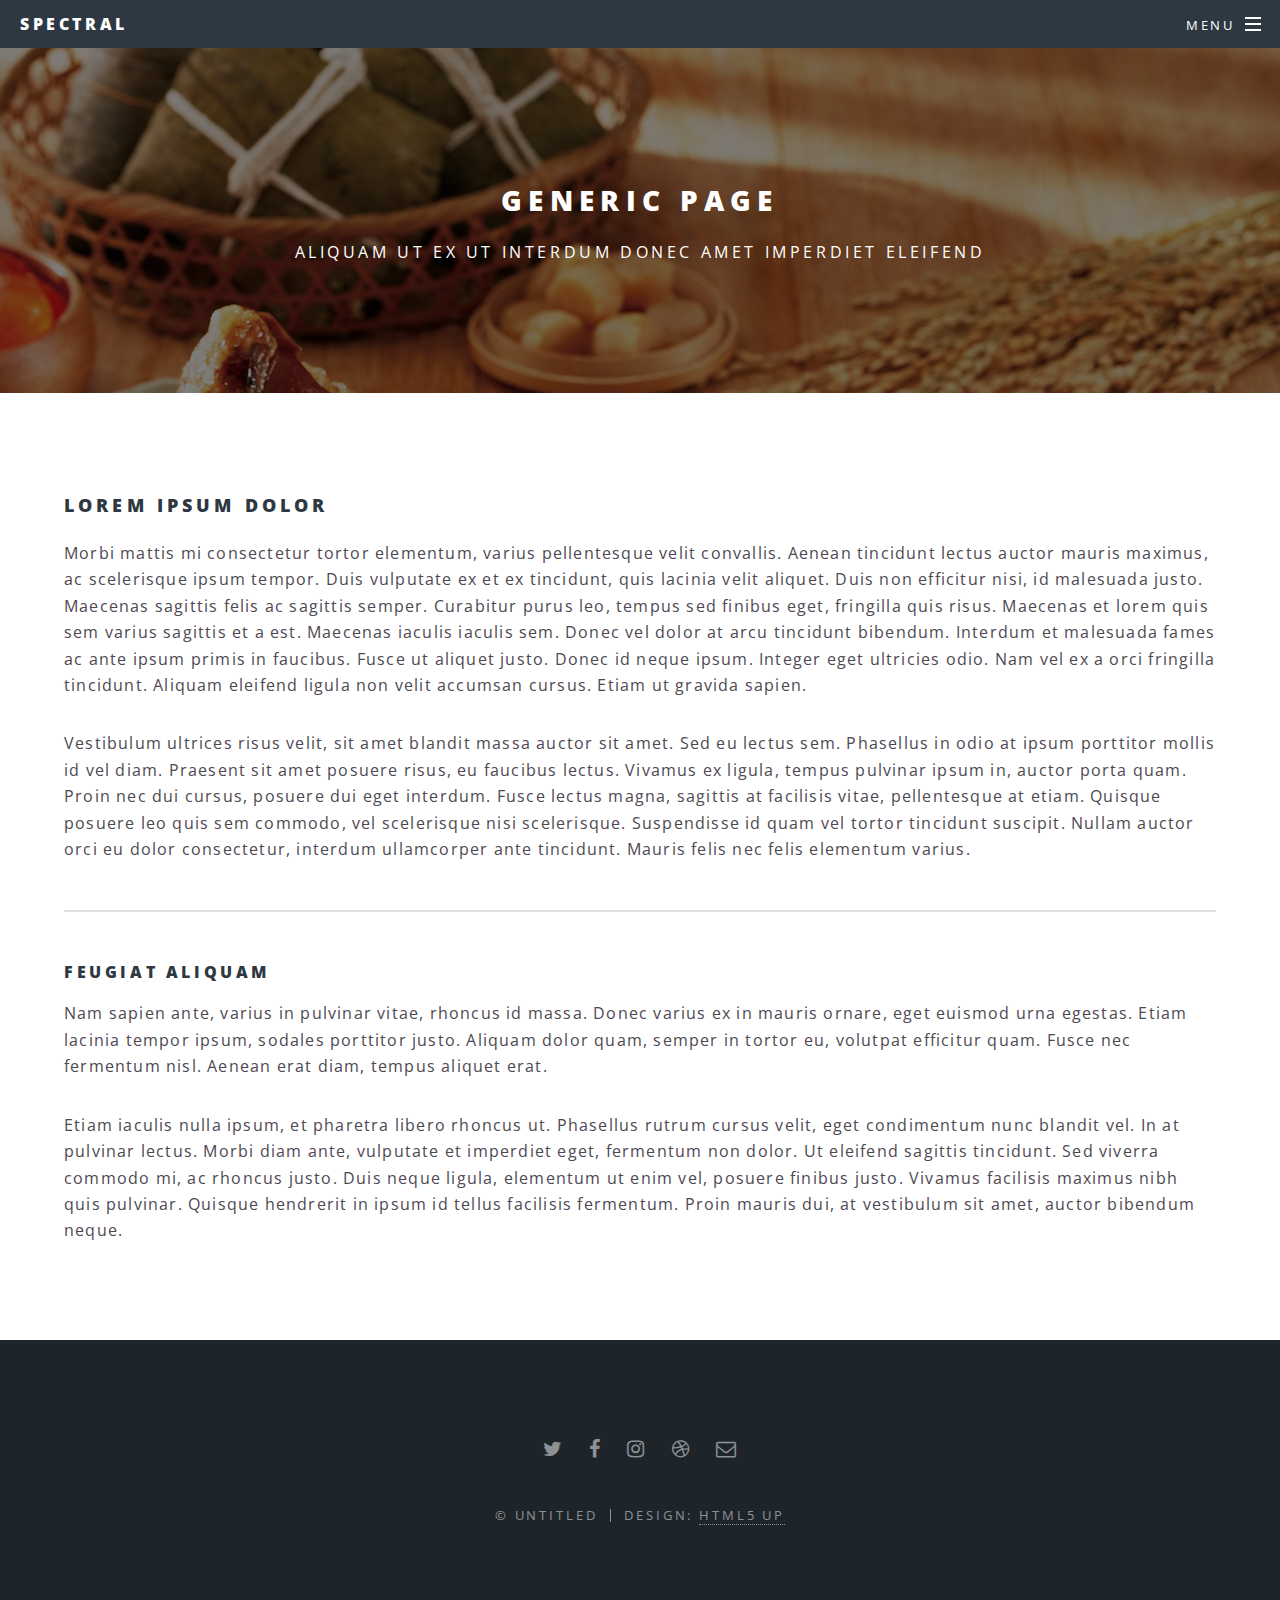
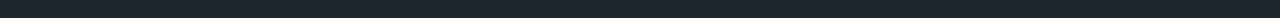
<file: generic.html>
<!DOCTYPE HTML>
<!--
	Spectral by HTML5 UP
	html5up.net | @ajlkn
	Free for personal and commercial use under the CCA 3.0 license (html5up.net/license)
-->
<html>
	<head>
		<title>Generic - Spectral by HTML5 UP</title>
		<meta charset="utf-8" />
		<meta name="viewport" content="width=device-width, initial-scale=1, user-scalable=no" />
		<link rel="stylesheet" href="assets/css/main.css" />
		<noscript><link rel="stylesheet" href="assets/css/noscript.css" /></noscript>
	</head>
	<body class="is-preload">

		<!-- Page Wrapper -->
			<div id="page-wrapper">

				<!-- Header -->
					<header id="header">
						<h1><a href="index.html">Spectral</a></h1>
						<nav id="nav">
							<ul>
								<li class="special">
									<a href="#menu" class="menuToggle"><span>Menu</span></a>
									<div id="menu">
										<ul>
											<li><a href="index.html">Home</a></li>
											<li><a href="generic.html">Generic</a></li>
											<li><a href="elements.html">Elements</a></li>
											<li><a href="#">Sign Up</a></li>
											<li><a href="#">Log In</a></li>
										</ul>
									</div>
								</li>
							</ul>
						</nav>
					</header>

				<!-- Main -->
					<article id="main">
						<header>
							<h2>Generic Page</h2>
							<p>Aliquam ut ex ut interdum donec amet imperdiet eleifend</p>
						</header>
						<section class="wrapper style5">
							<div class="inner">

								<h3>Lorem ipsum dolor</h3>
								<p>Morbi mattis mi consectetur tortor elementum, varius pellentesque velit convallis. Aenean tincidunt lectus auctor mauris maximus, ac scelerisque ipsum tempor. Duis vulputate ex et ex tincidunt, quis lacinia velit aliquet. Duis non efficitur nisi, id malesuada justo. Maecenas sagittis felis ac sagittis semper. Curabitur purus leo, tempus sed finibus eget, fringilla quis risus. Maecenas et lorem quis sem varius sagittis et a est. Maecenas iaculis iaculis sem. Donec vel dolor at arcu tincidunt bibendum. Interdum et malesuada fames ac ante ipsum primis in faucibus. Fusce ut aliquet justo. Donec id neque ipsum. Integer eget ultricies odio. Nam vel ex a orci fringilla tincidunt. Aliquam eleifend ligula non velit accumsan cursus. Etiam ut gravida sapien.</p>

								<p>Vestibulum ultrices risus velit, sit amet blandit massa auctor sit amet. Sed eu lectus sem. Phasellus in odio at ipsum porttitor mollis id vel diam. Praesent sit amet posuere risus, eu faucibus lectus. Vivamus ex ligula, tempus pulvinar ipsum in, auctor porta quam. Proin nec dui cursus, posuere dui eget interdum. Fusce lectus magna, sagittis at facilisis vitae, pellentesque at etiam. Quisque posuere leo quis sem commodo, vel scelerisque nisi scelerisque. Suspendisse id quam vel tortor tincidunt suscipit. Nullam auctor orci eu dolor consectetur, interdum ullamcorper ante tincidunt. Mauris felis nec felis elementum varius.</p>

								<hr />

								<h4>Feugiat aliquam</h4>
								<p>Nam sapien ante, varius in pulvinar vitae, rhoncus id massa. Donec varius ex in mauris ornare, eget euismod urna egestas. Etiam lacinia tempor ipsum, sodales porttitor justo. Aliquam dolor quam, semper in tortor eu, volutpat efficitur quam. Fusce nec fermentum nisl. Aenean erat diam, tempus aliquet erat.</p>

								<p>Etiam iaculis nulla ipsum, et pharetra libero rhoncus ut. Phasellus rutrum cursus velit, eget condimentum nunc blandit vel. In at pulvinar lectus. Morbi diam ante, vulputate et imperdiet eget, fermentum non dolor. Ut eleifend sagittis tincidunt. Sed viverra commodo mi, ac rhoncus justo. Duis neque ligula, elementum ut enim vel, posuere finibus justo. Vivamus facilisis maximus nibh quis pulvinar. Quisque hendrerit in ipsum id tellus facilisis fermentum. Proin mauris dui, at vestibulum sit amet, auctor bibendum neque.</p>

							</div>
						</section>
					</article>

				<!-- Footer -->
					<footer id="footer">
						<ul class="icons">
							<li><a href="#" class="icon fa-twitter"><span class="label">Twitter</span></a></li>
							<li><a href="#" class="icon fa-facebook"><span class="label">Facebook</span></a></li>
							<li><a href="#" class="icon fa-instagram"><span class="label">Instagram</span></a></li>
							<li><a href="#" class="icon fa-dribbble"><span class="label">Dribbble</span></a></li>
							<li><a href="#" class="icon fa-envelope-o"><span class="label">Email</span></a></li>
						</ul>
						<ul class="copyright">
							<li>&copy; Untitled</li><li>Design: <a href="http://html5up.net">HTML5 UP</a></li>
						</ul>
					</footer>

			</div>

		<!-- Scripts -->
			<script src="assets/js/jquery.min.js"></script>
			<script src="assets/js/jquery.scrollex.min.js"></script>
			<script src="assets/js/jquery.scrolly.min.js"></script>
			<script src="assets/js/browser.min.js"></script>
			<script src="assets/js/breakpoints.min.js"></script>
			<script src="assets/js/util.js"></script>
			<script src="assets/js/main.js"></script>

	</body>
</html>
</file>
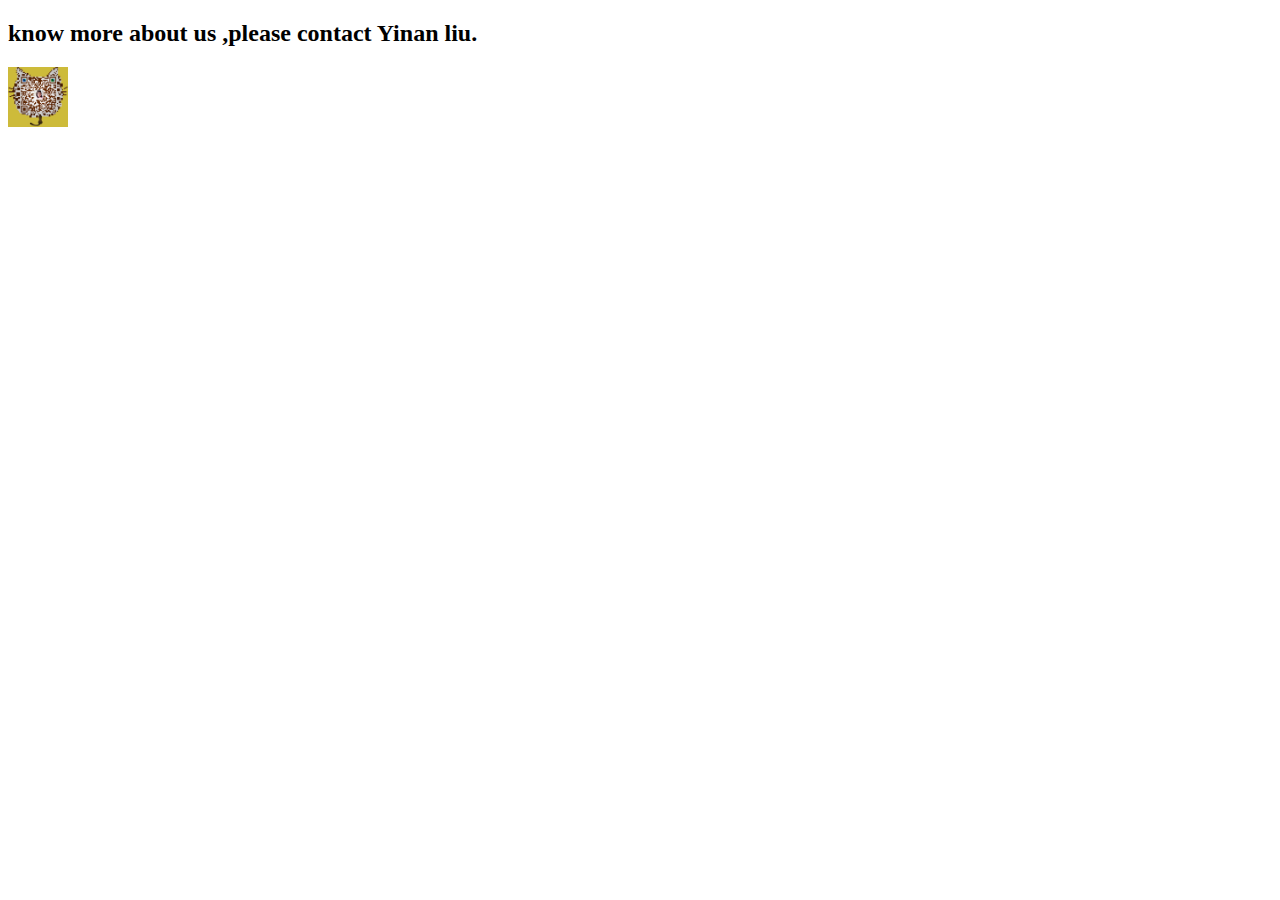
<file: yinan.html>
<!DOCTYPE html>
<html lang="en">
<head>
    <meta charset="UTF-8">
    <meta name="viewport" content="width=device-width, initial-scale=1.0">
    <meta http-equiv="X-UA-Compatible" content="ie=edge">
    <title>Document</title>
</head>
<body>
    <h2>know more about us ,please contact Yinan liu.</h2>
    <img src="/images/liu.png" alt="" style="width:60px;height:60px">
</body>
</html>
</file>
<file: assets/css/noscript.css>
/*
	Spectral by HTML5 UP
	html5up.net | @ajlkn
	Free for personal and commercial use under the CCA 3.0 license (html5up.net/license)
*/

/* Banner */

	body.is-preload #banner h2 {
		-moz-transform: none;
		-webkit-transform: none;
		-ms-transform: none;
		transform: none;
		opacity: 1;
	}

		body.is-preload #banner h2:before, body.is-preload #banner h2:after {
			width: 100%;
		}

	body.is-preload #banner .more {
		-moz-transform: none;
		-webkit-transform: none;
		-ms-transform: none;
		transform: none;
		opacity: 1;
	}

	body.is-preload #banner:after {
		opacity: 0;
	}
</file>
<file: assets/css/main.css>
@import url(font-awesome.min.css);
@import url("https://fonts.googleapis.com/css?family=Open+Sans:400,400italic,600,600italic,800,800italic");

/*
	Spectral by HTML5 UP
	html5up.net | @ajlkn
	Free for personal and commercial use under the CCA 3.0 license (html5up.net/license)
*/

html, body, div, span, applet, object,
iframe, h1, h2, h3, h4, h5, h6, p, blockquote,
pre, a, abbr, acronym, address, big, cite,
code, del, dfn, em, img, ins, kbd, q, s, samp,
small, strike, strong, sub, sup, tt, var, b,
u, i, center, dl, dt, dd, ol, ul, li, fieldset,
form, label, legend, table, caption, tbody,
tfoot, thead, tr, th, td, article, aside,
canvas, details, embed, figure, figcaption,
footer, header, hgroup, menu, nav, output, ruby,
section, summary, time, mark, audio, video {
	margin: 0;
	padding: 0;
	border: 0;
	font-size: 100%;
	font: inherit;
	vertical-align: baseline;}

article, aside, details, figcaption, figure,
footer, header, hgroup, menu, nav, section {
	display: block;}

body {
	line-height: 1;
}

ol, ul {
	list-style: none;
}

blockquote, q {
	quotes: none;
}

	blockquote:before, blockquote:after, q:before, q:after {
		content: '';
		content: none;
	}

table {
	border-collapse: collapse;
	border-spacing: 0;
}

body {
	-webkit-text-size-adjust: none;
}

mark {
	background-color: transparent;
	color: inherit;
}

input::-moz-focus-inner {
	border: 0;
	padding: 0;
}

input, select, textarea {
	-moz-appearance: none;
	-webkit-appearance: none;
	-ms-appearance: none;
	appearance: none;
}

/* Basic */

	@-ms-viewport {
		width: device-width;
	}

	html {
		box-sizing: border-box;
	}

	*, *:before, *:after {
		box-sizing: inherit;
	}

	body {
		background: #2e3842;
	}

		body.is-preload *, body.is-preload *:before, body.is-preload *:after {
			-moz-animation: none !important;
			-webkit-animation: none !important;
			-ms-animation: none !important;
			animation: none !important;
			-moz-transition: none !important;
			-webkit-transition: none !important;
			-ms-transition: none !important;
			transition: none !important;
		}

	body, input, select, textarea {
		color: #fff;
		font-family: "Open Sans", Helvetica, sans-serif;
		font-size: 15pt;
		font-weight: 400;
		letter-spacing: 0.075em;
		line-height: 1.65em;
	}

		@media screen and (max-width: 1680px) {

			body, input, select, textarea {
				font-size: 13pt;
			}

		}

		@media screen and (max-width: 1280px) {

			body, input, select, textarea {
				font-size: 12pt;
			}

		}

		@media screen and (max-width: 736px) {

			body, input, select, textarea {
				font-size: 11pt;
				letter-spacing: 0.0375em;
			}

		}

	a {
		-moz-transition: color 0.2s ease, border-bottom-color 0.2s ease;
		-webkit-transition: color 0.2s ease, border-bottom-color 0.2s ease;
		-ms-transition: color 0.2s ease, border-bottom-color 0.2s ease;
		transition: color 0.2s ease, border-bottom-color 0.2s ease;
		border-bottom: dotted 1px;
		color: inherit;
		text-decoration: none;
	}

		a:hover {
			border-bottom-color: transparent;
		}

	strong, b {
		color: #fff;
		font-weight: 600;
	}

	em, i {
		font-style: italic;
	}

	p {
		margin: 0 0 2em 0;
	}

	h1, h2, h3, h4, h5, h6 {
		color: #fff;
		font-weight: 800;
		letter-spacing: 0.225em;
		line-height: 1em;
		margin: 0 0 1em 0;
		text-transform: uppercase;
	}

		h1 a, h2 a, h3 a, h4 a, h5 a, h6 a {
			color: inherit;
			text-decoration: none;
		}

	h2 {
		font-size: 1.35em;
		line-height: 1.75em;
	}

		@media screen and (max-width: 736px) {

			h2 {
				font-size: 1.1em;
				line-height: 1.65em;
			}

		}

	h3 {
		font-size: 1.15em;
		line-height: 1.75em;
	}

		@media screen and (max-width: 736px) {

			h3 {
				font-size: 1em;
				line-height: 1.65em;
			}

		}

	h4 {
		font-size: 1em;
		line-height: 1.5em;
	}

	h5 {
		font-size: 0.8em;
		line-height: 1.5em;
	}

	h6 {
		font-size: 0.7em;
		line-height: 1.5em;
	}

	sub {
		font-size: 0.8em;
		position: relative;
		top: 0.5em;
	}

	sup {
		font-size: 0.8em;
		position: relative;
		top: -0.5em;
	}

	hr {
		border: 0;
		border-bottom: solid 2px #fff;
		margin: 3em 0;
	}

		hr.major {
			margin: 4.5em 0;
		}

	blockquote {
		border-left: solid 4px #fff;
		font-style: italic;
		margin: 0 0 2em 0;
		padding: 0.5em 0 0.5em 2em;
	}

	code {
		background: rgba(144, 144, 144, 0.25);
		border-radius: 3px;
		font-family: "Courier New", monospace;
		font-size: 0.9em;
		letter-spacing: 0;
		margin: 0 0.25em;
		padding: 0.25em 0.65em;
	}

	pre {
		-webkit-overflow-scrolling: touch;
		font-family: "Courier New", monospace;
		font-size: 0.9em;
		margin: 0 0 2em 0;
	}

		pre code {
			display: block;
			line-height: 1.75em;
			padding: 1em 1.5em;
			overflow-x: auto;
		}

	.align-left {
		text-align: left;
	}

	.align-center {
		text-align: center;
	}

	.align-right {
		text-align: right;
	}

/* Row */

	.row {
		display: flex;
		flex-wrap: wrap;
		box-sizing: border-box;
		align-items: stretch;
	}

		.row > * {
			box-sizing: border-box;
		}

		.row.gtr-uniform > * > :last-child {
			margin-bottom: 0;
		}

		.row.aln-left {
			justify-content: flex-start;
		}

		.row.aln-center {
			justify-content: center;
		}

		.row.aln-right {
			justify-content: flex-end;
		}

		.row.aln-top {
			align-items: flex-start;
		}

		.row.aln-middle {
			align-items: center;
		}

		.row.aln-bottom {
			align-items: flex-end;
		}

		.row > .imp {
			order: -1;
		}

		.row > .col-1 {
			width: 8.3333333333%;
		}

		.row > .off-1 {
			margin-left: 8.3333333333%;
		}

		.row > .col-2 {
			width: 16.6666666667%;
		}

		.row > .off-2 {
			margin-left: 16.6666666667%;
		}

		.row > .col-3 {
			width: 25%;
		}

		.row > .off-3 {
			margin-left: 25%;
		}

		.row > .col-4 {
			width: 33.3333333333%;
		}

		.row > .off-4 {
			margin-left: 33.3333333333%;
		}

		.row > .col-5 {
			width: 41.6666666667%;
		}

		.row > .off-5 {
			margin-left: 41.6666666667%;
		}

		.row > .col-6 {
			width: 50%;
		}

		.row > .off-6 {
			margin-left: 50%;
		}

		.row > .col-7 {
			width: 58.3333333333%;
		}

		.row > .off-7 {
			margin-left: 58.3333333333%;
		}

		.row > .col-8 {
			width: 66.6666666667%;
		}

		.row > .off-8 {
			margin-left: 66.6666666667%;
		}

		.row > .col-9 {
			width: 75%;
		}

		.row > .off-9 {
			margin-left: 75%;
		}

		.row > .col-10 {
			width: 83.3333333333%;
		}

		.row > .off-10 {
			margin-left: 83.3333333333%;
		}

		.row > .col-11 {
			width: 91.6666666667%;
		}

		.row > .off-11 {
			margin-left: 91.6666666667%;
		}

		.row > .col-12 {
			width: 100%;
		}

		.row > .off-12 {
			margin-left: 100%;
		}

		.row.gtr-0 {
			margin-top: 0;
			margin-left: 0em;
		}

			.row.gtr-0 > * {
				padding: 0 0 0 0em;
			}

			.row.gtr-0.gtr-uniform {
				margin-top: 0em;
			}

				.row.gtr-0.gtr-uniform > * {
					padding-top: 0em;
				}

		.row.gtr-25 {
			margin-top: 0;
			margin-left: -0.375em;
		}

			.row.gtr-25 > * {
				padding: 0 0 0 0.375em;
			}

			.row.gtr-25.gtr-uniform {
				margin-top: -0.375em;
			}

				.row.gtr-25.gtr-uniform > * {
					padding-top: 0.375em;
				}

		.row.gtr-50 {
			margin-top: 0;
			margin-left: -0.75em;
		}

			.row.gtr-50 > * {
				padding: 0 0 0 0.75em;
			}

			.row.gtr-50.gtr-uniform {
				margin-top: -0.75em;
			}

				.row.gtr-50.gtr-uniform > * {
					padding-top: 0.75em;
				}

		.row {
			margin-top: 0;
			margin-left: -1.5em;
		}

			.row > * {
				padding: 0 0 0 1.5em;
			}

			.row.gtr-uniform {
				margin-top: -1.5em;
			}

				.row.gtr-uniform > * {
					padding-top: 1.5em;
				}

		.row.gtr-150 {
			margin-top: 0;
			margin-left: -2.25em;
		}

			.row.gtr-150 > * {
				padding: 0 0 0 2.25em;
			}

			.row.gtr-150.gtr-uniform {
				margin-top: -2.25em;
			}

				.row.gtr-150.gtr-uniform > * {
					padding-top: 2.25em;
				}

		.row.gtr-200 {
			margin-top: 0;
			margin-left: -3em;
		}

			.row.gtr-200 > * {
				padding: 0 0 0 3em;
			}

			.row.gtr-200.gtr-uniform {
				margin-top: -3em;
			}

				.row.gtr-200.gtr-uniform > * {
					padding-top: 3em;
				}

		@media screen and (max-width: 1680px) {

			.row {
				display: flex;
				flex-wrap: wrap;
				box-sizing: border-box;
				align-items: stretch;
			}

				.row > * {
					box-sizing: border-box;
				}

				.row.gtr-uniform > * > :last-child {
					margin-bottom: 0;
				}

				.row.aln-left {
					justify-content: flex-start;
				}

				.row.aln-center {
					justify-content: center;
				}

				.row.aln-right {
					justify-content: flex-end;
				}

				.row.aln-top {
					align-items: flex-start;
				}

				.row.aln-middle {
					align-items: center;
				}

				.row.aln-bottom {
					align-items: flex-end;
				}

				.row > .imp-xlarge {
					order: -1;
				}

				.row > .col-1-xlarge {
					width: 8.3333333333%;
				}

				.row > .off-1-xlarge {
					margin-left: 8.3333333333%;
				}

				.row > .col-2-xlarge {
					width: 16.6666666667%;
				}

				.row > .off-2-xlarge {
					margin-left: 16.6666666667%;
				}

				.row > .col-3-xlarge {
					width: 25%;
				}

				.row > .off-3-xlarge {
					margin-left: 25%;
				}

				.row > .col-4-xlarge {
					width: 33.3333333333%;
				}

				.row > .off-4-xlarge {
					margin-left: 33.3333333333%;
				}

				.row > .col-5-xlarge {
					width: 41.6666666667%;
				}

				.row > .off-5-xlarge {
					margin-left: 41.6666666667%;
				}

				.row > .col-6-xlarge {
					width: 50%;
				}

				.row > .off-6-xlarge {
					margin-left: 50%;
				}

				.row > .col-7-xlarge {
					width: 58.3333333333%;
				}

				.row > .off-7-xlarge {
					margin-left: 58.3333333333%;
				}

				.row > .col-8-xlarge {
					width: 66.6666666667%;
				}

				.row > .off-8-xlarge {
					margin-left: 66.6666666667%;
				}

				.row > .col-9-xlarge {
					width: 75%;
				}

				.row > .off-9-xlarge {
					margin-left: 75%;
				}

				.row > .col-10-xlarge {
					width: 83.3333333333%;
				}

				.row > .off-10-xlarge {
					margin-left: 83.3333333333%;
				}

				.row > .col-11-xlarge {
					width: 91.6666666667%;
				}

				.row > .off-11-xlarge {
					margin-left: 91.6666666667%;
				}

				.row > .col-12-xlarge {
					width: 100%;
				}

				.row > .off-12-xlarge {
					margin-left: 100%;
				}

				.row.gtr-0 {
					margin-top: 0;
					margin-left: 0em;
				}

					.row.gtr-0 > * {
						padding: 0 0 0 0em;
					}

					.row.gtr-0.gtr-uniform {
						margin-top: 0em;
					}

						.row.gtr-0.gtr-uniform > * {
							padding-top: 0em;
						}

				.row.gtr-25 {
					margin-top: 0;
					margin-left: -0.375em;
				}

					.row.gtr-25 > * {
						padding: 0 0 0 0.375em;
					}

					.row.gtr-25.gtr-uniform {
						margin-top: -0.375em;
					}

						.row.gtr-25.gtr-uniform > * {
							padding-top: 0.375em;
						}

				.row.gtr-50 {
					margin-top: 0;
					margin-left: -0.75em;
				}

					.row.gtr-50 > * {
						padding: 0 0 0 0.75em;
					}

					.row.gtr-50.gtr-uniform {
						margin-top: -0.75em;
					}

						.row.gtr-50.gtr-uniform > * {
							padding-top: 0.75em;
						}

				.row {
					margin-top: 0;
					margin-left: -1.5em;
				}

					.row > * {
						padding: 0 0 0 1.5em;
					}

					.row.gtr-uniform {
						margin-top: -1.5em;
					}

						.row.gtr-uniform > * {
							padding-top: 1.5em;
						}

				.row.gtr-150 {
					margin-top: 0;
					margin-left: -2.25em;
				}

					.row.gtr-150 > * {
						padding: 0 0 0 2.25em;
					}

					.row.gtr-150.gtr-uniform {
						margin-top: -2.25em;
					}

						.row.gtr-150.gtr-uniform > * {
							padding-top: 2.25em;
						}

				.row.gtr-200 {
					margin-top: 0;
					margin-left: -3em;
				}

					.row.gtr-200 > * {
						padding: 0 0 0 3em;
					}

					.row.gtr-200.gtr-uniform {
						margin-top: -3em;
					}

						.row.gtr-200.gtr-uniform > * {
							padding-top: 3em;
						}

		}

		@media screen and (max-width: 1280px) {

			.row {
				display: flex;
				flex-wrap: wrap;
				box-sizing: border-box;
				align-items: stretch;
			}

				.row > * {
					box-sizing: border-box;
				}

				.row.gtr-uniform > * > :last-child {
					margin-bottom: 0;
				}

				.row.aln-left {
					justify-content: flex-start;
				}

				.row.aln-center {
					justify-content: center;
				}

				.row.aln-right {
					justify-content: flex-end;
				}

				.row.aln-top {
					align-items: flex-start;
				}

				.row.aln-middle {
					align-items: center;
				}

				.row.aln-bottom {
					align-items: flex-end;
				}

				.row > .imp-large {
					order: -1;
				}

				.row > .col-1-large {
					width: 8.3333333333%;
				}

				.row > .off-1-large {
					margin-left: 8.3333333333%;
				}

				.row > .col-2-large {
					width: 16.6666666667%;
				}

				.row > .off-2-large {
					margin-left: 16.6666666667%;
				}

				.row > .col-3-large {
					width: 25%;
				}

				.row > .off-3-large {
					margin-left: 25%;
				}

				.row > .col-4-large {
					width: 33.3333333333%;
				}

				.row > .off-4-large {
					margin-left: 33.3333333333%;
				}

				.row > .col-5-large {
					width: 41.6666666667%;
				}

				.row > .off-5-large {
					margin-left: 41.6666666667%;
				}

				.row > .col-6-large {
					width: 50%;
				}

				.row > .off-6-large {
					margin-left: 50%;
				}

				.row > .col-7-large {
					width: 58.3333333333%;
				}

				.row > .off-7-large {
					margin-left: 58.3333333333%;
				}

				.row > .col-8-large {
					width: 66.6666666667%;
				}

				.row > .off-8-large {
					margin-left: 66.6666666667%;
				}

				.row > .col-9-large {
					width: 75%;
				}

				.row > .off-9-large {
					margin-left: 75%;
				}

				.row > .col-10-large {
					width: 83.3333333333%;
				}

				.row > .off-10-large {
					margin-left: 83.3333333333%;
				}

				.row > .col-11-large {
					width: 91.6666666667%;
				}

				.row > .off-11-large {
					margin-left: 91.6666666667%;
				}

				.row > .col-12-large {
					width: 100%;
				}

				.row > .off-12-large {
					margin-left: 100%;
				}

				.row.gtr-0 {
					margin-top: 0;
					margin-left: 0em;
				}

					.row.gtr-0 > * {
						padding: 0 0 0 0em;
					}

					.row.gtr-0.gtr-uniform {
						margin-top: 0em;
					}

						.row.gtr-0.gtr-uniform > * {
							padding-top: 0em;
						}

				.row.gtr-25 {
					margin-top: 0;
					margin-left: -0.375em;
				}

					.row.gtr-25 > * {
						padding: 0 0 0 0.375em;
					}

					.row.gtr-25.gtr-uniform {
						margin-top: -0.375em;
					}

						.row.gtr-25.gtr-uniform > * {
							padding-top: 0.375em;
						}

				.row.gtr-50 {
					margin-top: 0;
					margin-left: -0.75em;
				}

					.row.gtr-50 > * {
						padding: 0 0 0 0.75em;
					}

					.row.gtr-50.gtr-uniform {
						margin-top: -0.75em;
					}

						.row.gtr-50.gtr-uniform > * {
							padding-top: 0.75em;
						}

				.row {
					margin-top: 0;
					margin-left: -1.5em;
				}

					.row > * {
						padding: 0 0 0 1.5em;
					}

					.row.gtr-uniform {
						margin-top: -1.5em;
					}

						.row.gtr-uniform > * {
							padding-top: 1.5em;
						}

				.row.gtr-150 {
					margin-top: 0;
					margin-left: -2.25em;
				}

					.row.gtr-150 > * {
						padding: 0 0 0 2.25em;
					}

					.row.gtr-150.gtr-uniform {
						margin-top: -2.25em;
					}

						.row.gtr-150.gtr-uniform > * {
							padding-top: 2.25em;
						}

				.row.gtr-200 {
					margin-top: 0;
					margin-left: -3em;
				}

					.row.gtr-200 > * {
						padding: 0 0 0 3em;
					}

					.row.gtr-200.gtr-uniform {
						margin-top: -3em;
					}

						.row.gtr-200.gtr-uniform > * {
							padding-top: 3em;
						}

		}

		@media screen and (max-width: 980px) {

			.row {
				display: flex;
				flex-wrap: wrap;
				box-sizing: border-box;
				align-items: stretch;
			}

				.row > * {
					box-sizing: border-box;
				}

				.row.gtr-uniform > * > :last-child {
					margin-bottom: 0;
				}

				.row.aln-left {
					justify-content: flex-start;
				}

				.row.aln-center {
					justify-content: center;
				}

				.row.aln-right {
					justify-content: flex-end;
				}

				.row.aln-top {
					align-items: flex-start;
				}

				.row.aln-middle {
					align-items: center;
				}

				.row.aln-bottom {
					align-items: flex-end;
				}

				.row > .imp-medium {
					order: -1;
				}

				.row > .col-1-medium {
					width: 8.3333333333%;
				}

				.row > .off-1-medium {
					margin-left: 8.3333333333%;
				}

				.row > .col-2-medium {
					width: 16.6666666667%;
				}

				.row > .off-2-medium {
					margin-left: 16.6666666667%;
				}

				.row > .col-3-medium {
					width: 25%;
				}

				.row > .off-3-medium {
					margin-left: 25%;
				}

				.row > .col-4-medium {
					width: 33.3333333333%;
				}

				.row > .off-4-medium {
					margin-left: 33.3333333333%;
				}

				.row > .col-5-medium {
					width: 41.6666666667%;
				}

				.row > .off-5-medium {
					margin-left: 41.6666666667%;
				}

				.row > .col-6-medium {
					width: 50%;
				}

				.row > .off-6-medium {
					margin-left: 50%;
				}

				.row > .col-7-medium {
					width: 58.3333333333%;
				}

				.row > .off-7-medium {
					margin-left: 58.3333333333%;
				}

				.row > .col-8-medium {
					width: 66.6666666667%;
				}

				.row > .off-8-medium {
					margin-left: 66.6666666667%;
				}

				.row > .col-9-medium {
					width: 75%;
				}

				.row > .off-9-medium {
					margin-left: 75%;
				}

				.row > .col-10-medium {
					width: 83.3333333333%;
				}

				.row > .off-10-medium {
					margin-left: 83.3333333333%;
				}

				.row > .col-11-medium {
					width: 91.6666666667%;
				}

				.row > .off-11-medium {
					margin-left: 91.6666666667%;
				}

				.row > .col-12-medium {
					width: 100%;
				}

				.row > .off-12-medium {
					margin-left: 100%;
				}

				.row.gtr-0 {
					margin-top: 0;
					margin-left: 0em;
				}

					.row.gtr-0 > * {
						padding: 0 0 0 0em;
					}

					.row.gtr-0.gtr-uniform {
						margin-top: 0em;
					}

						.row.gtr-0.gtr-uniform > * {
							padding-top: 0em;
						}

				.row.gtr-25 {
					margin-top: 0;
					margin-left: -0.375em;
				}

					.row.gtr-25 > * {
						padding: 0 0 0 0.375em;
					}

					.row.gtr-25.gtr-uniform {
						margin-top: -0.375em;
					}

						.row.gtr-25.gtr-uniform > * {
							padding-top: 0.375em;
						}

				.row.gtr-50 {
					margin-top: 0;
					margin-left: -0.75em;
				}

					.row.gtr-50 > * {
						padding: 0 0 0 0.75em;
					}

					.row.gtr-50.gtr-uniform {
						margin-top: -0.75em;
					}

						.row.gtr-50.gtr-uniform > * {
							padding-top: 0.75em;
						}

				.row {
					margin-top: 0;
					margin-left: -1.5em;
				}

					.row > * {
						padding: 0 0 0 1.5em;
					}

					.row.gtr-uniform {
						margin-top: -1.5em;
					}

						.row.gtr-uniform > * {
							padding-top: 1.5em;
						}

				.row.gtr-150 {
					margin-top: 0;
					margin-left: -2.25em;
				}

					.row.gtr-150 > * {
						padding: 0 0 0 2.25em;
					}

					.row.gtr-150.gtr-uniform {
						margin-top: -2.25em;
					}

						.row.gtr-150.gtr-uniform > * {
							padding-top: 2.25em;
						}

				.row.gtr-200 {
					margin-top: 0;
					margin-left: -3em;
				}

					.row.gtr-200 > * {
						padding: 0 0 0 3em;
					}

					.row.gtr-200.gtr-uniform {
						margin-top: -3em;
					}

						.row.gtr-200.gtr-uniform > * {
							padding-top: 3em;
						}

		}

		@media screen and (max-width: 736px) {

			.row {
				display: flex;
				flex-wrap: wrap;
				box-sizing: border-box;
				align-items: stretch;
			}

				.row > * {
					box-sizing: border-box;
				}

				.row.gtr-uniform > * > :last-child {
					margin-bottom: 0;
				}

				.row.aln-left {
					justify-content: flex-start;
				}

				.row.aln-center {
					justify-content: center;
				}

				.row.aln-right {
					justify-content: flex-end;
				}

				.row.aln-top {
					align-items: flex-start;
				}

				.row.aln-middle {
					align-items: center;
				}

				.row.aln-bottom {
					align-items: flex-end;
				}

				.row > .imp-small {
					order: -1;
				}

				.row > .col-1-small {
					width: 8.3333333333%;
				}

				.row > .off-1-small {
					margin-left: 8.3333333333%;
				}

				.row > .col-2-small {
					width: 16.6666666667%;
				}

				.row > .off-2-small {
					margin-left: 16.6666666667%;
				}

				.row > .col-3-small {
					width: 25%;
				}

				.row > .off-3-small {
					margin-left: 25%;
				}

				.row > .col-4-small {
					width: 33.3333333333%;
				}

				.row > .off-4-small {
					margin-left: 33.3333333333%;
				}

				.row > .col-5-small {
					width: 41.6666666667%;
				}

				.row > .off-5-small {
					margin-left: 41.6666666667%;
				}

				.row > .col-6-small {
					width: 50%;
				}

				.row > .off-6-small {
					margin-left: 50%;
				}

				.row > .col-7-small {
					width: 58.3333333333%;
				}

				.row > .off-7-small {
					margin-left: 58.3333333333%;
				}

				.row > .col-8-small {
					width: 66.6666666667%;
				}

				.row > .off-8-small {
					margin-left: 66.6666666667%;
				}

				.row > .col-9-small {
					width: 75%;
				}

				.row > .off-9-small {
					margin-left: 75%;
				}

				.row > .col-10-small {
					width: 83.3333333333%;
				}

				.row > .off-10-small {
					margin-left: 83.3333333333%;
				}

				.row > .col-11-small {
					width: 91.6666666667%;
				}

				.row > .off-11-small {
					margin-left: 91.6666666667%;
				}

				.row > .col-12-small {
					width: 100%;
				}

				.row > .off-12-small {
					margin-left: 100%;
				}

				.row.gtr-0 {
					margin-top: 0;
					margin-left: 0em;
				}

					.row.gtr-0 > * {
						padding: 0 0 0 0em;
					}

					.row.gtr-0.gtr-uniform {
						margin-top: 0em;
					}

						.row.gtr-0.gtr-uniform > * {
							padding-top: 0em;
						}

				.row.gtr-25 {
					margin-top: 0;
					margin-left: -0.375em;
				}

					.row.gtr-25 > * {
						padding: 0 0 0 0.375em;
					}

					.row.gtr-25.gtr-uniform {
						margin-top: -0.375em;
					}

						.row.gtr-25.gtr-uniform > * {
							padding-top: 0.375em;
						}

				.row.gtr-50 {
					margin-top: 0;
					margin-left: -0.75em;
				}

					.row.gtr-50 > * {
						padding: 0 0 0 0.75em;
					}

					.row.gtr-50.gtr-uniform {
						margin-top: -0.75em;
					}

						.row.gtr-50.gtr-uniform > * {
							padding-top: 0.75em;
						}

				.row {
					margin-top: 0;
					margin-left: -1.5em;
				}

					.row > * {
						padding: 0 0 0 1.5em;
					}

					.row.gtr-uniform {
						margin-top: -1.5em;
					}

						.row.gtr-uniform > * {
							padding-top: 1.5em;
						}

				.row.gtr-150 {
					margin-top: 0;
					margin-left: -2.25em;
				}

					.row.gtr-150 > * {
						padding: 0 0 0 2.25em;
					}

					.row.gtr-150.gtr-uniform {
						margin-top: -2.25em;
					}

						.row.gtr-150.gtr-uniform > * {
							padding-top: 2.25em;
						}

				.row.gtr-200 {
					margin-top: 0;
					margin-left: -3em;
				}

					.row.gtr-200 > * {
						padding: 0 0 0 3em;
					}

					.row.gtr-200.gtr-uniform {
						margin-top: -3em;
					}

						.row.gtr-200.gtr-uniform > * {
							padding-top: 3em;
						}

		}

		@media screen and (max-width: 480px) {

			.row {
				display: flex;
				flex-wrap: wrap;
				box-sizing: border-box;
				align-items: stretch;
			}

				.row > * {
					box-sizing: border-box;
				}

				.row.gtr-uniform > * > :last-child {
					margin-bottom: 0;
				}

				.row.aln-left {
					justify-content: flex-start;
				}

				.row.aln-center {
					justify-content: center;
				}

				.row.aln-right {
					justify-content: flex-end;
				}

				.row.aln-top {
					align-items: flex-start;
				}

				.row.aln-middle {
					align-items: center;
				}

				.row.aln-bottom {
					align-items: flex-end;
				}

				.row > .imp-xsmall {
					order: -1;
				}

				.row > .col-1-xsmall {
					width: 8.3333333333%;
				}

				.row > .off-1-xsmall {
					margin-left: 8.3333333333%;
				}

				.row > .col-2-xsmall {
					width: 16.6666666667%;
				}

				.row > .off-2-xsmall {
					margin-left: 16.6666666667%;
				}

				.row > .col-3-xsmall {
					width: 25%;
				}

				.row > .off-3-xsmall {
					margin-left: 25%;
				}

				.row > .col-4-xsmall {
					width: 33.3333333333%;
				}

				.row > .off-4-xsmall {
					margin-left: 33.3333333333%;
				}

				.row > .col-5-xsmall {
					width: 41.6666666667%;
				}

				.row > .off-5-xsmall {
					margin-left: 41.6666666667%;
				}

				.row > .col-6-xsmall {
					width: 50%;
				}

				.row > .off-6-xsmall {
					margin-left: 50%;
				}

				.row > .col-7-xsmall {
					width: 58.3333333333%;
				}

				.row > .off-7-xsmall {
					margin-left: 58.3333333333%;
				}

				.row > .col-8-xsmall {
					width: 66.6666666667%;
				}

				.row > .off-8-xsmall {
					margin-left: 66.6666666667%;
				}

				.row > .col-9-xsmall {
					width: 75%;
				}

				.row > .off-9-xsmall {
					margin-left: 75%;
				}

				.row > .col-10-xsmall {
					width: 83.3333333333%;
				}

				.row > .off-10-xsmall {
					margin-left: 83.3333333333%;
				}

				.row > .col-11-xsmall {
					width: 91.6666666667%;
				}

				.row > .off-11-xsmall {
					margin-left: 91.6666666667%;
				}

				.row > .col-12-xsmall {
					width: 100%;
				}

				.row > .off-12-xsmall {
					margin-left: 100%;
				}

				.row.gtr-0 {
					margin-top: 0;
					margin-left: 0em;
				}

					.row.gtr-0 > * {
						padding: 0 0 0 0em;
					}

					.row.gtr-0.gtr-uniform {
						margin-top: 0em;
					}

						.row.gtr-0.gtr-uniform > * {
							padding-top: 0em;
						}

				.row.gtr-25 {
					margin-top: 0;
					margin-left: -0.375em;
				}

					.row.gtr-25 > * {
						padding: 0 0 0 0.375em;
					}

					.row.gtr-25.gtr-uniform {
						margin-top: -0.375em;
					}

						.row.gtr-25.gtr-uniform > * {
							padding-top: 0.375em;
						}

				.row.gtr-50 {
					margin-top: 0;
					margin-left: -0.75em;
				}

					.row.gtr-50 > * {
						padding: 0 0 0 0.75em;
					}

					.row.gtr-50.gtr-uniform {
						margin-top: -0.75em;
					}

						.row.gtr-50.gtr-uniform > * {
							padding-top: 0.75em;
						}

				.row {
					margin-top: 0;
					margin-left: -1.5em;
				}

					.row > * {
						padding: 0 0 0 1.5em;
					}

					.row.gtr-uniform {
						margin-top: -1.5em;
					}

						.row.gtr-uniform > * {
							padding-top: 1.5em;
						}

				.row.gtr-150 {
					margin-top: 0;
					margin-left: -2.25em;
				}

					.row.gtr-150 > * {
						padding: 0 0 0 2.25em;
					}

					.row.gtr-150.gtr-uniform {
						margin-top: -2.25em;
					}

						.row.gtr-150.gtr-uniform > * {
							padding-top: 2.25em;
						}

				.row.gtr-200 {
					margin-top: 0;
					margin-left: -3em;
				}

					.row.gtr-200 > * {
						padding: 0 0 0 3em;
					}

					.row.gtr-200.gtr-uniform {
						margin-top: -3em;
					}

						.row.gtr-200.gtr-uniform > * {
							padding-top: 3em;
						}

		}

/* Section/Article */

	section.special, article.special {
		text-align: center;
	}

	header p {
		color: rgba(255, 255, 255, 0.5);
		position: relative;
		top: -0.25em;
	}

	header h3 + p {
		font-size: 1.1em;
	}

	header h4 + p,
	header h5 + p,
	header h6 + p {
		font-size: 0.9em;
	}

	header.major {
		margin: 0 0 3.5em 0;
	}

		header.major h2, header.major h3, header.major h4, header.major h5, header.major h6 {
			border-bottom: solid 2px #fff;
			display: inline-block;
			padding-bottom: 1em;
			position: relative;
		}

			header.major h2:after, header.major h3:after, header.major h4:after, header.major h5:after, header.major h6:after {
				content: '';
				display: block;
				height: 1px;
			}

		header.major p {
			color: #fff;
			top: 0;
		}

		@media screen and (max-width: 736px) {

			header.major {
				margin: 0 0 2em 0;
			}

		}

	@media screen and (max-width: 980px) {

		header br {
			display: none;
		}

	}

/* Form */

	form {
		margin: 0 0 2em 0;
	}

	label {
		color: #fff;
		display: block;
		font-size: 0.9em;
		font-weight: 600;
		margin: 0 0 1em 0;
	}

	input[type="text"],
	input[type="password"],
	input[type="email"],
	select,
	textarea {
		-moz-appearance: none;
		-webkit-appearance: none;
		-ms-appearance: none;
		appearance: none;
		background-color: rgba(144, 144, 144, 0.25);
		border-radius: 3px;
		border: none;
		color: inherit;
		display: block;
		outline: 0;
		padding: 0 1em;
		text-decoration: none;
		width: 100%;
	}

		input[type="text"]:invalid,
		input[type="password"]:invalid,
		input[type="email"]:invalid,
		select:invalid,
		textarea:invalid {
			box-shadow: none;
		}

		input[type="text"]:focus,
		input[type="password"]:focus,
		input[type="email"]:focus,
		select:focus,
		textarea:focus {
			box-shadow: 0 0 0 2px #21b2a6;
		}

	select {
		background-size: 1.25em;
		background-repeat: no-repeat;
		background-position: calc(100% - 1em) center;
		height: 2.75em;
		padding-right: 2.75em;
		text-overflow: ellipsis;
	}

		select:focus::-ms-value {
			background-color: transparent;
		}

		select::-ms-expand {
			display: none;
		}

	input[type="text"],
	input[type="password"],
	input[type="email"],
	select {
		height: 2.75em;
	}

	textarea {
		padding: 0.75em 1em;
	}

	input[type="checkbox"],
	input[type="radio"] {
		-moz-appearance: none;
		-webkit-appearance: none;
		-ms-appearance: none;
		appearance: none;
		display: block;
		float: left;
		margin-right: -2em;
		opacity: 0;
		width: 1em;
		z-index: -1;
	}

		input[type="checkbox"] + label,
		input[type="radio"] + label {
			text-decoration: none;
			color: #fff;
			cursor: pointer;
			display: inline-block;
			font-size: 1em;
			font-weight: 400;
			padding-left: 2.4em;
			padding-right: 0.75em;
			position: relative;
		}

			input[type="checkbox"] + label:before,
			input[type="radio"] + label:before {
				-moz-osx-font-smoothing: grayscale;
				-webkit-font-smoothing: antialiased;
				font-family: FontAwesome;
				font-style: normal;
				font-weight: normal;
				text-transform: none !important;
			}

			input[type="checkbox"] + label:before,
			input[type="radio"] + label:before {
				background: rgba(144, 144, 144, 0.25);
				border-radius: 3px;
				content: '';
				display: inline-block;
				height: 1.65em;
				left: 0;
				line-height: 1.58125em;
				position: absolute;
				text-align: center;
				top: 0;
				width: 1.65em;
			}

		input[type="checkbox"]:checked + label:before,
		input[type="radio"]:checked + label:before {
			background: #2e3842;
			color: #fff;
			content: '\f00c';
		}

		input[type="checkbox"]:focus + label:before,
		input[type="radio"]:focus + label:before {
			box-shadow: 0 0 0 2px #21b2a6;
		}

	input[type="checkbox"] + label:before {
		border-radius: 3px;
	}

	input[type="radio"] + label:before {
		border-radius: 100%;
	}

	::-webkit-input-placeholder {
		color: rgba(255, 255, 255, 0.5) !important;
		opacity: 1.0;
	}

	:-moz-placeholder {
		color: rgba(255, 255, 255, 0.5) !important;
		opacity: 1.0;
	}

	::-moz-placeholder {
		color: rgba(255, 255, 255, 0.5) !important;
		opacity: 1.0;
	}

	:-ms-input-placeholder {
		color: rgba(255, 255, 255, 0.5) !important;
		opacity: 1.0;
	}

/* Box */

	.box {
		border-radius: 3px;
		border: solid 2px #fff;
		margin-bottom: 2em;
		padding: 1.5em;
	}

		.box > :last-child,
		.box > :last-child > :last-child,
		.box > :last-child > :last-child > :last-child {
			margin-bottom: 0;
		}

		.box.alt {
			border: 0;
			border-radius: 0;
			padding: 0;
		}

/* Icon */

	.icon {
		text-decoration: none;
		border-bottom: none;
		position: relative;
	}

		.icon:before {
			-moz-osx-font-smoothing: grayscale;
			-webkit-font-smoothing: antialiased;
			font-family: FontAwesome;
			font-style: normal;
			font-weight: normal;
			text-transform: none !important;
		}

		.icon > .label {
			display: none;
		}

		.icon.major {
			-moz-transform: rotate(-45deg);
			-webkit-transform: rotate(-45deg);
			-ms-transform: rotate(-45deg);
			transform: rotate(-45deg);
			border-radius: 3px;
			border: solid 2px #fff;
			display: inline-block;
			font-size: 1.35em;
			height: calc(3em + 2px);
			line-height: 3em;
			text-align: center;
			width: calc(3em + 2px);
		}

			.icon.major:before {
				-moz-transform: rotate(45deg);
				-webkit-transform: rotate(45deg);
				-ms-transform: rotate(45deg);
				transform: rotate(45deg);
				display: inline-block;
				font-size: 1.5em;
			}

			@media screen and (max-width: 736px) {

				.icon.major {
					font-size: 1em;
				}

			}

		.icon.style1 {
			color: #00ffcc;
		}

		.icon.style2 {
			color: #00f0ff;
		}

		.icon.style3 {
			color: #76ddff;
		}

/* Image */

	.image {
		border-radius: 3px;
		border: 0;
		display: inline-block;
		position: relative;
	}

		.image img {
			border-radius: 3px;
			display: block;
		}

		.image.left {
			float: left;
			margin: 0 2em 2em 0;
			top: 0.25em;
		}

		.image.right {
			float: right;
			margin: 0 0 2em 2em;
			top: 0.25em;
		}

		.image.left, .image.right {
			max-width: 40%;
		}

			.image.left img, .image.right img {
				width: 100%;
			}

		.image.fit {
			display: block;
			margin: 0 0 2em 0;
			width: 100%;
		}

			.image.fit img {
				width: 100%;
			}

/* List */

	ol {
		list-style: decimal;
		margin: 0 0 2em 0;
		padding-left: 1.25em;
	}

		ol li {
			padding-left: 0.25em;
		}

	ul {
		list-style: disc;
		margin: 0 0 2em 0;
		padding-left: 1em;
	}

		ul li {
			padding-left: 0.5em;
		}

		ul.alt {
			list-style: none;
			padding-left: 0;
		}

			ul.alt li {
				border-top: solid 1px #fff;
				padding: 0.5em 0;
			}

				ul.alt li:first-child {
					border-top: 0;
					padding-top: 0;
				}

	dl {
		margin: 0 0 2em 0;
	}

/* Actions */

	ul.actions {
		display: -moz-flex;
		display: -webkit-flex;
		display: -ms-flex;
		display: flex;
		cursor: default;
		list-style: none;
		margin-left: -1em;
		padding-left: 0;
	}

		ul.actions li {
			padding: 0 0 0 1em;
			vertical-align: middle;
		}

		ul.actions.special {
			-moz-justify-content: center;
			-webkit-justify-content: center;
			-ms-justify-content: center;
			justify-content: center;
			width: 100%;
			margin-left: 0;
		}

			ul.actions.special li:first-child {
				padding-left: 0;
			}

		ul.actions.stacked {
			-moz-flex-direction: column;
			-webkit-flex-direction: column;
			-ms-flex-direction: column;
			flex-direction: column;
			margin-left: 0;
		}

			ul.actions.stacked li {
				padding: 1em 0 0 0;
			}

				ul.actions.stacked li:first-child {
					padding-top: 0;
				}

		ul.actions.fit {
			width: calc(100% + 1em);
		}

			ul.actions.fit li {
				-moz-flex-grow: 1;
				-webkit-flex-grow: 1;
				-ms-flex-grow: 1;
				flex-grow: 1;
				-moz-flex-shrink: 1;
				-webkit-flex-shrink: 1;
				-ms-flex-shrink: 1;
				flex-shrink: 1;
				width: 100%;
			}

				ul.actions.fit li > * {
					width: 100%;
				}

			ul.actions.fit.stacked {
				width: 100%;
			}

		@media screen and (max-width: 480px) {

			ul.actions:not(.fixed) {
				-moz-flex-direction: column;
				-webkit-flex-direction: column;
				-ms-flex-direction: column;
				flex-direction: column;
				margin-left: 0;
				width: 100% !important;
			}

				ul.actions:not(.fixed) li {
					-moz-flex-grow: 1;
					-webkit-flex-grow: 1;
					-ms-flex-grow: 1;
					flex-grow: 1;
					-moz-flex-shrink: 1;
					-webkit-flex-shrink: 1;
					-ms-flex-shrink: 1;
					flex-shrink: 1;
					padding: 1em 0 0 0;
					text-align: center;
					width: 100%;
				}

					ul.actions:not(.fixed) li > * {
						width: 100%;
					}

					ul.actions:not(.fixed) li:first-child {
						padding-top: 0;
					}

					ul.actions:not(.fixed) li input[type="submit"],
					ul.actions:not(.fixed) li input[type="reset"],
					ul.actions:not(.fixed) li input[type="button"],
					ul.actions:not(.fixed) li button,
					ul.actions:not(.fixed) li .button {
						width: 100%;
					}

						ul.actions:not(.fixed) li input[type="submit"].icon:before,
						ul.actions:not(.fixed) li input[type="reset"].icon:before,
						ul.actions:not(.fixed) li input[type="button"].icon:before,
						ul.actions:not(.fixed) li button.icon:before,
						ul.actions:not(.fixed) li .button.icon:before {
							margin-left: -0.5em;
						}

		}

/* Icons */

	ul.icons {
		cursor: default;
		list-style: none;
		padding-left: 0;
	}

		ul.icons li {
			display: inline-block;
			padding: 0 1em 0 0;
		}

			ul.icons li:last-child {
				padding-right: 0 !important;
			}

		ul.icons.major {
			padding: 1em 0;
		}

			ul.icons.major li {
				padding-right: 3.5em;
			}

				@media screen and (max-width: 736px) {

					ul.icons.major li {
						padding: 0 1em !important;
					}

				}

/* Table */

	.table-wrapper {
		-webkit-overflow-scrolling: touch;
		overflow-x: auto;
	}

	table {
		margin: 0 0 2em 0;
		width: 100%;
	}

		table tbody tr {
			border: solid 1px #fff;
			border-left: 0;
			border-right: 0;
		}

			table tbody tr:nth-child(2n + 1) {
				background-color: rgba(144, 144, 144, 0.25);
			}

		table td {
			padding: 0.75em 0.75em;
		}

		table th {
			color: #fff;
			font-size: 0.9em;
			font-weight: 600;
			padding: 0 0.75em 0.75em 0.75em;
			text-align: left;
		}

		table thead {
			border-bottom: solid 2px #fff;
		}

		table tfoot {
			border-top: solid 2px #fff;
		}

		table.alt {
			border-collapse: separate;
		}

			table.alt tbody tr td {
				border: solid 1px #fff;
				border-left-width: 0;
				border-top-width: 0;
			}

				table.alt tbody tr td:first-child {
					border-left-width: 1px;
				}

			table.alt tbody tr:first-child td {
				border-top-width: 1px;
			}

			table.alt thead {
				border-bottom: 0;
			}

			table.alt tfoot {
				border-top: 0;
			}

/* Button */

	input[type="submit"],
	input[type="reset"],
	input[type="button"],
	button,
	.button {
		-moz-appearance: none;
		-webkit-appearance: none;
		-ms-appearance: none;
		appearance: none;
		-moz-transition: background-color 0.2s ease-in-out, color 0.2s ease-in-out;
		-webkit-transition: background-color 0.2s ease-in-out, color 0.2s ease-in-out;
		-ms-transition: background-color 0.2s ease-in-out, color 0.2s ease-in-out;
		transition: background-color 0.2s ease-in-out, color 0.2s ease-in-out;
		background-color: transparent;
		border-radius: 3px;
		border: 0;
		box-shadow: inset 0 0 0 2px #fff;
		color: #fff;
		cursor: pointer;
		display: inline-block;
		font-size: 0.8em;
		font-weight: 600;
		height: 3.125em;
		letter-spacing: 0.225em;
		line-height: 3.125em;
		max-width: 30em;
		padding: 0 2.75em;
		text-align: center;
		text-decoration: none;
		text-transform: uppercase;
		white-space: nowrap;
		overflow: hidden;
		text-overflow: ellipsis;
	}

		input[type="submit"]:hover,
		input[type="reset"]:hover,
		input[type="button"]:hover,
		button:hover,
		.button:hover {
			background-color: rgba(144, 144, 144, 0.25);
		}

		input[type="submit"]:active,
		input[type="reset"]:active,
		input[type="button"]:active,
		button:active,
		.button:active {
			background-color: rgba(144, 144, 144, 0.5);
		}

		input[type="submit"].icon:before,
		input[type="reset"].icon:before,
		input[type="button"].icon:before,
		button.icon:before,
		.button.icon:before {
			margin-right: 0.5em;
		}

		input[type="submit"].fit,
		input[type="reset"].fit,
		input[type="button"].fit,
		button.fit,
		.button.fit {
			width: 100%;
		}

		input[type="submit"].small,
		input[type="reset"].small,
		input[type="button"].small,
		button.small,
		.button.small {
			font-size: 0.8em;
		}

		input[type="submit"].large,
		input[type="reset"].large,
		input[type="button"].large,
		button.large,
		.button.large {
			font-size: 1.35em;
		}

		input[type="submit"].primary,
		input[type="reset"].primary,
		input[type="button"].primary,
		button.primary,
		.button.primary {
			background-color: #ed4933;
			box-shadow: none !important;
			color: #ffffff !important;
		}

			input[type="submit"].primary:hover,
			input[type="reset"].primary:hover,
			input[type="button"].primary:hover,
			button.primary:hover,
			.button.primary:hover {
				background-color: #ef5e4a !important;
			}

			input[type="submit"].primary:active,
			input[type="reset"].primary:active,
			input[type="button"].primary:active,
			button.primary:active,
			.button.primary:active {
				background-color: #eb341c !important;
			}

		input[type="submit"].disabled, input[type="submit"]:disabled,
		input[type="reset"].disabled,
		input[type="reset"]:disabled,
		input[type="button"].disabled,
		input[type="button"]:disabled,
		button.disabled,
		button:disabled,
		.button.disabled,
		.button:disabled {
			pointer-events: none;
			opacity: 0.25;
		}

		@media screen and (max-width: 736px) {

			input[type="submit"],
			input[type="reset"],
			input[type="button"],
			button,
			.button {
				height: 3.75em;
				line-height: 3.75em;
			}

		}

/* Features */

	.features {
		display: -moz-flex;
		display: -webkit-flex;
		display: -ms-flex;
		display: flex;
		-moz-flex-wrap: wrap;
		-webkit-flex-wrap: wrap;
		-ms-flex-wrap: wrap;
		flex-wrap: wrap;
		-moz-justify-content: center;
		-webkit-justify-content: center;
		-ms-justify-content: center;
		justify-content: center;
		list-style: none;
		padding: 0;
		width: 100%;
	}

		.features li {
			padding: 4em 4em 2em 6em ;
			display: block;
			position: relative;
			text-align: left;
			width: 50%;
		}

			.features li:nth-child(1) {
				background-color: rgba(0, 0, 0, 0.035);
			}

			.features li:nth-child(2) {
				background-color: rgba(0, 0, 0, 0.07);
			}

			.features li:nth-child(3) {
				background-color: rgba(0, 0, 0, 0.105);
			}

			.features li:nth-child(4) {
				background-color: rgba(0, 0, 0, 0.14);
			}

			.features li:nth-child(5) {
				background-color: rgba(0, 0, 0, 0.175);
			}

			.features li:nth-child(6) {
				background-color: rgba(0, 0, 0, 0.21);
			}

			.features li:nth-child(7) {
				background-color: rgba(0, 0, 0, 0.245);
			}

			.features li:nth-child(8) {
				background-color: rgba(0, 0, 0, 0.28);
			}

			.features li:nth-child(9) {
				background-color: rgba(0, 0, 0, 0.315);
			}

			.features li:nth-child(10) {
				background-color: rgba(0, 0, 0, 0.35);
			}

			.features li:before {
				display: block;
				color: #00ffcc;
				position: absolute;
				left: 1.75em;
				top: 2.75em;
				font-size: 1.5em;
			}

			.features li:nth-child(1) {
				border-top-left-radius: 3px;
			}

			.features li:nth-child(2) {
				border-top-right-radius: 3px;
			}

			.features li:nth-last-child(1) {
				border-bottom-right-radius: 3px;
			}

			.features li:nth-last-child(2) {
				border-bottom-left-radius: 3px;
			}

			@media screen and (max-width: 980px) {

				.features li {
					padding: 3em 2em 1em 2em ;
					text-align: center;
				}

					.features li:before {
						left: 0;
						margin: 0 0 1em 0;
						position: relative;
						top: 0;
					}

			}

			@media screen and (max-width: 736px) {

				.features li {
					padding: 3em 0 1em 0 ;
					background-color: transparent !important;
					border-top: solid 2px #fff;
					width: 100%;
				}

					.features li:first-child {
						border-top: 0;
					}

			}

/* Spotlight */

	.spotlight {
		-moz-align-items: center;
		-webkit-align-items: center;
		-ms-align-items: center;
		align-items: center;
		display: -moz-flex;
		display: -webkit-flex;
		display: -ms-flex;
		display: flex;
	}

		.spotlight .image {
			-moz-order: 1;
			-webkit-order: 1;
			-ms-order: 1;
			order: 1;
			border-radius: 0;
			width: 40%;
		}

			.spotlight .image img {
				border-radius: 0;
				width: 100%;
			}

		.spotlight .content {
			padding: 2em 4em 0.1em 4em ;
			-moz-order: 2;
			-webkit-order: 2;
			-ms-order: 2;
			order: 2;
			max-width: 48em;
			width: 60%;
		}

		.spotlight:nth-child(2n) {
			-moz-flex-direction: row-reverse;
			-webkit-flex-direction: row-reverse;
			-ms-flex-direction: row-reverse;
			flex-direction: row-reverse;
		}

		.spotlight:nth-child(1) {
			background-color: rgba(0, 0, 0, 0.075);
		}

		.spotlight:nth-child(2) {
			background-color: rgba(0, 0, 0, 0.15);
		}

		.spotlight:nth-child(3) {
			background-color: rgba(0, 0, 0, 0.225);
		}

		.spotlight:nth-child(4) {
			background-color: rgba(0, 0, 0, 0.3);
		}

		.spotlight:nth-child(5) {
			background-color: rgba(0, 0, 0, 0.375);
		}

		.spotlight:nth-child(6) {
			background-color: rgba(0, 0, 0, 0.45);
		}

		.spotlight:nth-child(7) {
			background-color: rgba(0, 0, 0, 0.525);
		}

		.spotlight:nth-child(8) {
			background-color: rgba(0, 0, 0, 0.6);
		}

		.spotlight:nth-child(9) {
			background-color: rgba(0, 0, 0, 0.675);
		}

		.spotlight:nth-child(10) {
			background-color: rgba(0, 0, 0, 0.75);
		}

		@media screen and (max-width: 1280px) {

			.spotlight .image {
				width: 45%;
			}

			.spotlight .content {
				width: 55%;
			}

		}

		@media screen and (max-width: 980px) {

			.spotlight {
				display: block;
			}

				.spotlight br {
					display: none;
				}

				.spotlight .image {
					width: 100%;
				}

				.spotlight .content {
					padding: 4em 3em 2em 3em ;
					max-width: none;
					text-align: center;
					width: 100%;
				}

		}

		@media screen and (max-width: 736px) {

			.spotlight .content {
				padding: 3em 2em 1em 2em ;
			}

		}

/* Wrapper */

	.wrapper {
		padding: 6em 0 4em 0 ;
	}

		.wrapper > .inner {
			width: 60em;
			margin: 0 auto;
		}

			@media screen and (max-width: 1280px) {

				.wrapper > .inner {
					width: 90%;
				}

			}

			@media screen and (max-width: 980px) {

				.wrapper > .inner {
					width: 100%;
				}

			}

		.wrapper.alt {
			padding: 0;
		}

		.wrapper.style1 {
			background-color: #21b2a6;
			color: #c8ece9;
		}

			.wrapper.style1 strong, .wrapper.style1 b {
				color: #ffffff;
			}

			.wrapper.style1 h2, .wrapper.style1 h3, .wrapper.style1 h4, .wrapper.style1 h5, .wrapper.style1 h6 {
				color: #ffffff;
			}

			.wrapper.style1 hr {
				border-color: rgba(0, 0, 0, 0.125);
			}

			.wrapper.style1 blockquote {
				border-color: rgba(0, 0, 0, 0.125);
			}

			.wrapper.style1 code {
				background: rgba(255, 255, 255, 0.075);
			}

			.wrapper.style1 header p {
				color: #a6e0db;
			}

			.wrapper.style1 header.major h2, .wrapper.style1 header.major h3, .wrapper.style1 header.major h4, .wrapper.style1 header.major h5, .wrapper.style1 header.major h6 {
				border-color: rgba(0, 0, 0, 0.125);
			}

			.wrapper.style1 header.major p {
				color: #c8ece9;
			}

			.wrapper.style1 label {
				color: #ffffff;
			}

			.wrapper.style1 input[type="text"],
			.wrapper.style1 input[type="password"],
			.wrapper.style1 input[type="email"],
			.wrapper.style1 select,
			.wrapper.style1 textarea {
				background-color: rgba(255, 255, 255, 0.075);
			}

			.wrapper.style1 select {
				background-image: url("data:image/svg+xml;charset=utf8,%3Csvg xmlns='http://www.w3.org/2000/svg' width='40' height='40' preserveAspectRatio='none' viewBox='0 0 40 40'%3E%3Cpath d='M9.4,12.3l10.4,10.4l10.4-10.4c0.2-0.2,0.5-0.4,0.9-0.4c0.3,0,0.6,0.1,0.9,0.4l3.3,3.3c0.2,0.2,0.4,0.5,0.4,0.9 c0,0.4-0.1,0.6-0.4,0.9L20.7,31.9c-0.2,0.2-0.5,0.4-0.9,0.4c-0.3,0-0.6-0.1-0.9-0.4L4.3,17.3c-0.2-0.2-0.4-0.5-0.4-0.9 c0-0.4,0.1-0.6,0.4-0.9l3.3-3.3c0.2-0.2,0.5-0.4,0.9-0.4S9.1,12.1,9.4,12.3z' fill='rgba(0, 0, 0, 0.125)' /%3E%3C/svg%3E");
			}

				.wrapper.style1 select option {
					color: #ffffff;
					background: #21b2a6;
				}

			.wrapper.style1 input[type="checkbox"] + label,
			.wrapper.style1 input[type="radio"] + label {
				color: #c8ece9;
			}

				.wrapper.style1 input[type="checkbox"] + label:before,
				.wrapper.style1 input[type="radio"] + label:before {
					background: rgba(255, 255, 255, 0.075);
				}

			.wrapper.style1 input[type="checkbox"]:checked + label:before,
			.wrapper.style1 input[type="radio"]:checked + label:before {
				background: #ffffff;
				color: #21b2a6;
			}

			.wrapper.style1 ::-webkit-input-placeholder {
				color: #a6e0db !important;
			}

			.wrapper.style1 :-moz-placeholder {
				color: #a6e0db !important;
			}

			.wrapper.style1 ::-moz-placeholder {
				color: #a6e0db !important;
			}

			.wrapper.style1 :-ms-input-placeholder {
				color: #a6e0db !important;
			}

			.wrapper.style1 .formerize-placeholder {
				color: #a6e0db !important;
			}

			.wrapper.style1 .icon.major {
				border-color: rgba(0, 0, 0, 0.125);
			}

			.wrapper.style1 ul.alt li {
				border-color: rgba(0, 0, 0, 0.125);
			}

			.wrapper.style1 table tbody tr {
				border-color: rgba(0, 0, 0, 0.125);
			}

				.wrapper.style1 table tbody tr:nth-child(2n + 1) {
					background-color: rgba(255, 255, 255, 0.075);
				}

			.wrapper.style1 table th {
				color: #ffffff;
			}

			.wrapper.style1 table thead {
				border-color: rgba(0, 0, 0, 0.125);
			}

			.wrapper.style1 table tfoot {
				border-color: rgba(0, 0, 0, 0.125);
			}

			.wrapper.style1 table.alt tbody tr td {
				border-color: rgba(0, 0, 0, 0.125);
			}

			.wrapper.style1 input[type="submit"],
			.wrapper.style1 input[type="reset"],
			.wrapper.style1 input[type="button"],
			.wrapper.style1 button,
			.wrapper.style1 .button {
				box-shadow: inset 0 0 0 2px rgba(0, 0, 0, 0.125);
				color: #ffffff;
			}

				.wrapper.style1 input[type="submit"]:hover,
				.wrapper.style1 input[type="reset"]:hover,
				.wrapper.style1 input[type="button"]:hover,
				.wrapper.style1 button:hover,
				.wrapper.style1 .button:hover {
					background-color: rgba(255, 255, 255, 0.075);
				}

				.wrapper.style1 input[type="submit"]:active,
				.wrapper.style1 input[type="reset"]:active,
				.wrapper.style1 input[type="button"]:active,
				.wrapper.style1 button:active,
				.wrapper.style1 .button:active {
					background-color: rgba(255, 255, 255, 0.2);
				}

			@media screen and (max-width: 736px) {

				.wrapper.style1 .features li {
					border-top-color: rgba(0, 0, 0, 0.125);
				}

			}

		.wrapper.style2 {
			background-color: #2e3842;
		}

		.wrapper.style3 {
			background-color: #505393;
			color: #d3d4e4;
		}

			.wrapper.style3 strong, .wrapper.style3 b {
				color: #ffffff;
			}

			.wrapper.style3 h2, .wrapper.style3 h3, .wrapper.style3 h4, .wrapper.style3 h5, .wrapper.style3 h6 {
				color: #ffffff;
			}

			.wrapper.style3 hr {
				border-color: rgba(0, 0, 0, 0.125);
			}

			.wrapper.style3 blockquote {
				border-color: rgba(0, 0, 0, 0.125);
			}

			.wrapper.style3 code {
				background: rgba(255, 255, 255, 0.075);
			}

			.wrapper.style3 header p {
				color: #b9bad4;
			}

			.wrapper.style3 header.major h2, .wrapper.style3 header.major h3, .wrapper.style3 header.major h4, .wrapper.style3 header.major h5, .wrapper.style3 header.major h6 {
				border-color: rgba(0, 0, 0, 0.125);
			}

			.wrapper.style3 header.major p {
				color: #d3d4e4;
			}

			.wrapper.style3 label {
				color: #ffffff;
			}

			.wrapper.style3 input[type="text"],
			.wrapper.style3 input[type="password"],
			.wrapper.style3 input[type="email"],
			.wrapper.style3 select,
			.wrapper.style3 textarea {
				background-color: rgba(255, 255, 255, 0.075);
			}

			.wrapper.style3 select {
				background-image: url("data:image/svg+xml;charset=utf8,%3Csvg xmlns='http://www.w3.org/2000/svg' width='40' height='40' preserveAspectRatio='none' viewBox='0 0 40 40'%3E%3Cpath d='M9.4,12.3l10.4,10.4l10.4-10.4c0.2-0.2,0.5-0.4,0.9-0.4c0.3,0,0.6,0.1,0.9,0.4l3.3,3.3c0.2,0.2,0.4,0.5,0.4,0.9 c0,0.4-0.1,0.6-0.4,0.9L20.7,31.9c-0.2,0.2-0.5,0.4-0.9,0.4c-0.3,0-0.6-0.1-0.9-0.4L4.3,17.3c-0.2-0.2-0.4-0.5-0.4-0.9 c0-0.4,0.1-0.6,0.4-0.9l3.3-3.3c0.2-0.2,0.5-0.4,0.9-0.4S9.1,12.1,9.4,12.3z' fill='rgba(0, 0, 0, 0.125)' /%3E%3C/svg%3E");
			}

				.wrapper.style3 select option {
					color: #ffffff;
					background: #505393;
				}

			.wrapper.style3 input[type="checkbox"] + label,
			.wrapper.style3 input[type="radio"] + label {
				color: #d3d4e4;
			}

				.wrapper.style3 input[type="checkbox"] + label:before,
				.wrapper.style3 input[type="radio"] + label:before {
					background: rgba(255, 255, 255, 0.075);
				}

			.wrapper.style3 input[type="checkbox"]:checked + label:before,
			.wrapper.style3 input[type="radio"]:checked + label:before {
				background: #ffffff;
				color: #505393;
			}

			.wrapper.style3 ::-webkit-input-placeholder {
				color: #b9bad4 !important;
			}

			.wrapper.style3 :-moz-placeholder {
				color: #b9bad4 !important;
			}

			.wrapper.style3 ::-moz-placeholder {
				color: #b9bad4 !important;
			}

			.wrapper.style3 :-ms-input-placeholder {
				color: #b9bad4 !important;
			}

			.wrapper.style3 .formerize-placeholder {
				color: #b9bad4 !important;
			}

			.wrapper.style3 .icon.major {
				border-color: rgba(0, 0, 0, 0.125);
			}

			.wrapper.style3 ul.alt li {
				border-color: rgba(0, 0, 0, 0.125);
			}

			.wrapper.style3 table tbody tr {
				border-color: rgba(0, 0, 0, 0.125);
			}

				.wrapper.style3 table tbody tr:nth-child(2n + 1) {
					background-color: rgba(255, 255, 255, 0.075);
				}

			.wrapper.style3 table th {
				color: #ffffff;
			}

			.wrapper.style3 table thead {
				border-color: rgba(0, 0, 0, 0.125);
			}

			.wrapper.style3 table tfoot {
				border-color: rgba(0, 0, 0, 0.125);
			}

			.wrapper.style3 table.alt tbody tr td {
				border-color: rgba(0, 0, 0, 0.125);
			}

			.wrapper.style3 input[type="submit"],
			.wrapper.style3 input[type="reset"],
			.wrapper.style3 input[type="button"],
			.wrapper.style3 button,
			.wrapper.style3 .button {
				box-shadow: inset 0 0 0 2px rgba(0, 0, 0, 0.125);
				color: #ffffff;
			}

				.wrapper.style3 input[type="submit"]:hover,
				.wrapper.style3 input[type="reset"]:hover,
				.wrapper.style3 input[type="button"]:hover,
				.wrapper.style3 button:hover,
				.wrapper.style3 .button:hover {
					background-color: rgba(255, 255, 255, 0.075);
				}

				.wrapper.style3 input[type="submit"]:active,
				.wrapper.style3 input[type="reset"]:active,
				.wrapper.style3 input[type="button"]:active,
				.wrapper.style3 button:active,
				.wrapper.style3 .button:active {
					background-color: rgba(255, 255, 255, 0.2);
				}

			@media screen and (max-width: 736px) {

				.wrapper.style3 .features li {
					border-top-color: rgba(0, 0, 0, 0.125);
				}

			}

		.wrapper.style4 {
			background-color: transparent;
		}

		.wrapper.style5 {
			background-color: #ffffff;
			color: #4E4852;
		}

			.wrapper.style5 strong, .wrapper.style5 b {
				color: #2E3842;
			}

			.wrapper.style5 h2, .wrapper.style5 h3, .wrapper.style5 h4, .wrapper.style5 h5, .wrapper.style5 h6 {
				color: #2E3842;
			}

			.wrapper.style5 hr {
				border-color: #dfdfdf;
			}

			.wrapper.style5 blockquote {
				border-color: #dfdfdf;
			}

			.wrapper.style5 code {
				background: rgba(0, 0, 0, 0.0375);
			}

			.wrapper.style5 header p {
				color: #8E8892;
			}

			.wrapper.style5 header.major h2, .wrapper.style5 header.major h3, .wrapper.style5 header.major h4, .wrapper.style5 header.major h5, .wrapper.style5 header.major h6 {
				border-color: #dfdfdf;
			}

			.wrapper.style5 header.major p {
				color: #4E4852;
			}

			.wrapper.style5 label {
				color: #2E3842;
			}

			.wrapper.style5 input[type="text"],
			.wrapper.style5 input[type="password"],
			.wrapper.style5 input[type="email"],
			.wrapper.style5 select,
			.wrapper.style5 textarea {
				background-color: rgba(0, 0, 0, 0.0375);
			}

			.wrapper.style5 select {
				background-image: url("data:image/svg+xml;charset=utf8,%3Csvg xmlns='http://www.w3.org/2000/svg' width='40' height='40' preserveAspectRatio='none' viewBox='0 0 40 40'%3E%3Cpath d='M9.4,12.3l10.4,10.4l10.4-10.4c0.2-0.2,0.5-0.4,0.9-0.4c0.3,0,0.6,0.1,0.9,0.4l3.3,3.3c0.2,0.2,0.4,0.5,0.4,0.9 c0,0.4-0.1,0.6-0.4,0.9L20.7,31.9c-0.2,0.2-0.5,0.4-0.9,0.4c-0.3,0-0.6-0.1-0.9-0.4L4.3,17.3c-0.2-0.2-0.4-0.5-0.4-0.9 c0-0.4,0.1-0.6,0.4-0.9l3.3-3.3c0.2-0.2,0.5-0.4,0.9-0.4S9.1,12.1,9.4,12.3z' fill='%23dfdfdf' /%3E%3C/svg%3E");
			}

				.wrapper.style5 select option {
					color: #2E3842;
					background: #ffffff;
				}

			.wrapper.style5 input[type="checkbox"] + label,
			.wrapper.style5 input[type="radio"] + label {
				color: #4E4852;
			}

				.wrapper.style5 input[type="checkbox"] + label:before,
				.wrapper.style5 input[type="radio"] + label:before {
					background: rgba(0, 0, 0, 0.0375);
				}

			.wrapper.style5 input[type="checkbox"]:checked + label:before,
			.wrapper.style5 input[type="radio"]:checked + label:before {
				background: #2E3842;
				color: #ffffff;
			}

			.wrapper.style5 ::-webkit-input-placeholder {
				color: #8E8892 !important;
			}

			.wrapper.style5 :-moz-placeholder {
				color: #8E8892 !important;
			}

			.wrapper.style5 ::-moz-placeholder {
				color: #8E8892 !important;
			}

			.wrapper.style5 :-ms-input-placeholder {
				color: #8E8892 !important;
			}

			.wrapper.style5 .formerize-placeholder {
				color: #8E8892 !important;
			}

			.wrapper.style5 .icon.major {
				border-color: #dfdfdf;
			}

			.wrapper.style5 ul.alt li {
				border-color: #dfdfdf;
			}

			.wrapper.style5 table tbody tr {
				border-color: #dfdfdf;
			}

				.wrapper.style5 table tbody tr:nth-child(2n + 1) {
					background-color: rgba(0, 0, 0, 0.0375);
				}

			.wrapper.style5 table th {
				color: #2E3842;
			}

			.wrapper.style5 table thead {
				border-color: #dfdfdf;
			}

			.wrapper.style5 table tfoot {
				border-color: #dfdfdf;
			}

			.wrapper.style5 table.alt tbody tr td {
				border-color: #dfdfdf;
			}

			.wrapper.style5 input[type="submit"],
			.wrapper.style5 input[type="reset"],
			.wrapper.style5 input[type="button"],
			.wrapper.style5 button,
			.wrapper.style5 .button {
				box-shadow: inset 0 0 0 2px #dfdfdf;
				color: #2E3842;
			}

				.wrapper.style5 input[type="submit"]:hover,
				.wrapper.style5 input[type="reset"]:hover,
				.wrapper.style5 input[type="button"]:hover,
				.wrapper.style5 button:hover,
				.wrapper.style5 .button:hover {
					background-color: rgba(0, 0, 0, 0.0375);
				}

				.wrapper.style5 input[type="submit"]:active,
				.wrapper.style5 input[type="reset"]:active,
				.wrapper.style5 input[type="button"]:active,
				.wrapper.style5 button:active,
				.wrapper.style5 .button:active {
					background-color: rgba(0, 0, 0, 0.1);
				}

			@media screen and (max-width: 736px) {

				.wrapper.style5 .features li {
					border-top-color: #dfdfdf;
				}

			}

		@media screen and (max-width: 980px) {

			.wrapper {
				padding: 4em 3em 2em 3em ;
			}

		}

		@media screen and (max-width: 736px) {

			.wrapper {
				padding: 3em 2em 1em 2em ;
			}

		}

/* Page Wrapper + Menu */

	#page-wrapper {
		-moz-transition: opacity 0.5s ease;
		-webkit-transition: opacity 0.5s ease;
		-ms-transition: opacity 0.5s ease;
		transition: opacity 0.5s ease;
		opacity: 1;
		padding-top: 3em;
	}

		#page-wrapper:before {
			background: rgba(0, 0, 0, 0);
			content: '';
			display: block;
			display: none;
			height: 100%;
			left: 0;
			position: fixed;
			top: 0;
			width: 100%;
			z-index: 10001;
		}

	#menu {
		-moz-transform: translateX(20em);
		-webkit-transform: translateX(20em);
		-ms-transform: translateX(20em);
		transform: translateX(20em);
		-moz-transition: -moz-transform 0.5s ease;
		-webkit-transition: -webkit-transform 0.5s ease;
		-ms-transition: -ms-transform 0.5s ease;
		transition: transform 0.5s ease;
		-webkit-overflow-scrolling: touch;
		background: #21b2a6;
		color: #ffffff;
		height: 100%;
		max-width: 80%;
		overflow-y: auto;
		padding: 3em 2em;
		position: fixed;
		right: 0;
		top: 0;
		width: 20em;
		z-index: 10002;
	}

		#menu ul {
			list-style: none;
			padding: 0;
		}

			#menu ul > li {
				border-top: solid 1px rgba(0, 0, 0, 0.125);
				margin: 0.5em 0 0 0;
				padding: 0.5em 0 0 0;
			}

				#menu ul > li:first-child {
					border-top: 0 !important;
					margin-top: 0 !important;
					padding-top: 0 !important;
				}

				#menu ul > li > a {
					border: 0;
					color: inherit;
					display: block;
					font-size: 0.8em;
					letter-spacing: 0.225em;
					outline: 0;
					text-decoration: none;
					text-transform: uppercase;
				}

					@media screen and (max-width: 736px) {

						#menu ul > li > a {
							line-height: 3em;
						}

					}

		#menu .close {
			background-image: url("images/close.svg");
			background-position: 4.85em 1em;
			background-repeat: no-repeat;
			border: 0;
			cursor: pointer;
			display: block;
			height: 3em;
			position: absolute;
			right: 0;
			top: 0;
			vertical-align: middle;
			width: 7em;
		}

		@media screen and (max-width: 736px) {

			#menu {
				padding: 3em 1.5em;
			}

		}

	body.is-menu-visible #page-wrapper {
		opacity: 0.35;
	}

		body.is-menu-visible #page-wrapper:before {
			display: block;
		}

	body.is-menu-visible #menu {
		-moz-transform: translateX(0);
		-webkit-transform: translateX(0);
		-ms-transform: translateX(0);
		transform: translateX(0);
	}

/* Header */

	#header {
		-moz-transition: background-color 0.2s ease;
		-webkit-transition: background-color 0.2s ease;
		-ms-transition: background-color 0.2s ease;
		transition: background-color 0.2s ease;
		background: #2e3842;
		height: 3em;
		left: 0;
		line-height: 3em;
		position: fixed;
		top: 0;
		width: 100%;
		z-index: 10000;
	}

		#header h1 {
			-moz-transition: opacity 0.2s ease;
			-webkit-transition: opacity 0.2s ease;
			-ms-transition: opacity 0.2s ease;
			transition: opacity 0.2s ease;
			height: inherit;
			left: 1.25em;
			line-height: inherit;
			position: absolute;
			top: 0;
		}

			#header h1 a {
				border: 0;
				display: block;
				height: inherit;
				line-height: inherit;
			}

				@media screen and (max-width: 736px) {

					#header h1 a {
						font-size: 0.8em;
					}

				}

		#header nav {
			height: inherit;
			line-height: inherit;
			position: absolute;
			right: 0;
			top: 0;
		}

			#header nav > ul {
				list-style: none;
				margin: 0;
				padding: 0;
				white-space: nowrap;
			}

				#header nav > ul > li {
					display: inline-block;
					padding: 0;
				}

					#header nav > ul > li > a {
						border: 0;
						color: #fff;
						display: block;
						font-size: 0.8em;
						letter-spacing: 0.225em;
						padding: 0 1.5em;
						text-transform: uppercase;
					}

						#header nav > ul > li > a.menuToggle {
							outline: 0;
							position: relative;
						}

							#header nav > ul > li > a.menuToggle:after {
								background-image: url("images/bars.svg");
								background-position: right center;
								background-repeat: no-repeat;
								content: '';
								display: inline-block;
								height: 3.75em;
								vertical-align: top;
								width: 2em;
							}

							@media screen and (max-width: 736px) {

								#header nav > ul > li > a.menuToggle {
									padding: 0 1.5em;
								}

									#header nav > ul > li > a.menuToggle span {
										display: none;
									}

							}

						@media screen and (max-width: 736px) {

							#header nav > ul > li > a {
								padding: 0 0 0 1.5em;
							}

						}

					#header nav > ul > li:first-child {
						margin-left: 0;
					}

		#header.alt {
			background: transparent;
		}

			#header.alt h1 {
				pointer-events: none;
				opacity: 0;
			}

/* Banner */

	#banner {
		display: -moz-flex;
		display: -webkit-flex;
		display: -ms-flex;
		display: flex;
		-moz-flex-direction: column;
		-webkit-flex-direction: column;
		-ms-flex-direction: column;
		flex-direction: column;
		-moz-justify-content: center;
		-webkit-justify-content: center;
		-ms-justify-content: center;
		justify-content: center;
		cursor: default;
		height: 100vh;
		min-height: 35em;
		overflow: hidden;
		position: relative;
		text-align: center;
	}

		#banner h2 {
			-moz-transform: scale(1);
			-webkit-transform: scale(1);
			-ms-transform: scale(1);
			transform: scale(1);
			-moz-transition: -moz-transform 0.5s ease, opacity 0.5s ease;
			-webkit-transition: -webkit-transform 0.5s ease, opacity 0.5s ease;
			-ms-transition: -ms-transform 0.5s ease, opacity 0.5s ease;
			transition: transform 0.5s ease, opacity 0.5s ease;
			display: inline-block;
			font-size: 1.75em;
			opacity: 1;
			padding: 0.35em 1em;
			position: relative;
			z-index: 1;
		}

			#banner h2:before, #banner h2:after {
				-moz-transition: width 0.85s ease;
				-webkit-transition: width 0.85s ease;
				-ms-transition: width 0.85s ease;
				transition: width 0.85s ease;
				-moz-transition-delay: 0.25s;
				-webkit-transition-delay: 0.25s;
				-ms-transition-delay: 0.25s;
				transition-delay: 0.25s;
				background: #fff;
				content: '';
				display: block;
				height: 2px;
				position: absolute;
				width: 100%;
			}

			#banner h2:before {
				top: 0;
				left: 0;
			}

			#banner h2:after {
				bottom: 0;
				right: 0;
			}

		#banner p {
			letter-spacing: 0.225em;
			text-transform: uppercase;
		}

			#banner p a {
				color: inherit;
			}

		#banner .more {
			-moz-transition: -moz-transform 0.75s ease, opacity 0.75s ease;
			-webkit-transition: -webkit-transform 0.75s ease, opacity 0.75s ease;
			-ms-transition: -ms-transform 0.75s ease, opacity 0.75s ease;
			transition: transform 0.75s ease, opacity 0.75s ease;
			-moz-transition-delay: 3.5s;
			-webkit-transition-delay: 3.5s;
			-ms-transition-delay: 3.5s;
			transition-delay: 3.5s;
			-moz-transform: translateY(0);
			-webkit-transform: translateY(0);
			-ms-transform: translateY(0);
			transform: translateY(0);
			border: none;
			bottom: 0;
			color: inherit;
			font-size: 0.8em;
			height: 8.5em;
			left: 50%;
			letter-spacing: 0.225em;
			margin-left: -8.5em;
			opacity: 1;
			outline: 0;
			padding-left: 0.225em;
			position: absolute;
			text-align: center;
			text-transform: uppercase;
			width: 16em;
			z-index: 1;
		}

			#banner .more:after {
				background-image: url("images/arrow.svg");
				background-position: center;
				background-repeat: no-repeat;
				background-size: contain;
				bottom: 4em;
				content: '';
				display: block;
				height: 1.5em;
				left: 50%;
				margin: 0 0 0 -0.75em;
				position: absolute;
				width: 1.5em;
			}

		#banner:after {
			pointer-events: none;
			-moz-transition: opacity 3s ease-in-out;
			-webkit-transition: opacity 3s ease-in-out;
			-ms-transition: opacity 3s ease-in-out;
			transition: opacity 3s ease-in-out;
			-moz-transition-delay: 1.25s;
			-webkit-transition-delay: 1.25s;
			-ms-transition-delay: 1.25s;
			transition-delay: 1.25s;
			content: '';
			background: #2e3842;
			display: block;
			width: 100%;
			height: 100%;
			position: absolute;
			left: 0;
			top: 0;
			opacity: 0;
		}

		@media screen and (max-width: 736px) {

			#banner {
				padding: 7em 3em 5em 3em ;
				height: auto;
				min-height: 0;
			}

				#banner h2 {
					font-size: 1.25em;
				}

				
				#banner .more {
					display: none;
				}

		}

	body.is-preload #banner h2 {
		-moz-transform: scale(0.95);
		-webkit-transform: scale(0.95);
		-ms-transform: scale(0.95);
		transform: scale(0.95);
		opacity: 0;
	}

		body.is-preload #banner h2:before, body.is-preload #banner h2:after {
			width: 0;
		}

	body.is-preload #banner .more {
		-moz-transform: translateY(8.5em);
		-webkit-transform: translateY(8.5em);
		-ms-transform: translateY(8.5em);
		transform: translateY(8.5em);
		opacity: 0;
	}

	body.is-preload #banner:after {
		opacity: 1;
	}

/* CTA */

	#cta .inner {
		display: -moz-flex;
		display: -webkit-flex;
		display: -ms-flex;
		display: flex;
		max-width: 45em;
	}

		#cta .inner header {
			-moz-order: 1;
			-webkit-order: 1;
			-ms-order: 1;
			order: 1;
			padding-right: 3em;
			width: 70%;
		}

			#cta .inner header p {
				color: inherit;
			}

		#cta .inner .actions {
			-moz-order: 2;
			-webkit-order: 2;
			-ms-order: 2;
			order: 2;
			width: 30%;
		}

		@media screen and (max-width: 980px) {

			#cta .inner {
				display: block;
				text-align: center;
			}

				#cta .inner header {
					padding-right: 0;
					width: 100%;
				}

				#cta .inner .actions {
					margin-left: auto;
					margin-right: auto;
					max-width: 20em;
					width: 100%;
				}

		}

		@media screen and (max-width: 736px) {

			#cta .inner .actions {
				max-width: none;
			}

		}

/* Main */

	#main > header {
		padding: 12em 0 10em 0 ;
		background-image: -moz-linear-gradient(top, rgba(0,0,0,0.5), rgba(0,0,0,0.5)), url("../../images/banner.jpg");
		background-image: -webkit-linear-gradient(top, rgba(0,0,0,0.5), rgba(0,0,0,0.5)), url("../../images/banner.jpg");
		background-image: -ms-linear-gradient(top, rgba(0,0,0,0.5), rgba(0,0,0,0.5)), url("../../images/banner.jpg");
		background-image: linear-gradient(top, rgba(0,0,0,0.5), rgba(0,0,0,0.5)), url("../../images/banner.jpg");
		background-attachment: fixed;
		background-position: center center;
		background-repeat: no-repeat;
		background-size: cover;
		text-align: center;
	}

		#main > header h2 {
			font-size: 1.75em;
			margin: 0 0 0.5em 0;
		}

		#main > header p {
			color: inherit;
			letter-spacing: 0.225em;
			text-transform: uppercase;
			top: 0;
		}

			#main > header p a {
				color: inherit;
			}

		@media screen and (max-width: 1680px) {

			#main > header {
				padding: 10em 0 8em 0 ;
			}

		}

		@media screen and (max-width: 1280px) {

			#main > header {
				padding: 8em 3em 6em 3em ;
			}

		}

		@media screen and (max-width: 980px) {

			#main > header {
				padding: 10em 3em 8em 3em ;
			}

		}

		@media screen and (max-width: 736px) {

			#main > header {
				padding: 5em 3em 3em 3em ;
			}

				#main > header h2 {
					font-size: 1.25em;
					margin: 0 0 1em 0;
				}

		}

	body.is-mobile #main > header {
		background-attachment: scroll;
	}
	@media screen and (max-width: 376px){
		.icons{
			padding: 1em 2em;
		}}
	

/* Footer */

	#footer {
		padding: 6em 0 4em 0 ;
		background-color: #1d242a;
		text-align: center;
	}

		#footer .icons {
			font-size: 1.25em;
		}

			#footer .icons a {
				color: rgba(255, 255, 255, 0.5);
			}

				#footer .icons a:hover {
					color: #fff;
				}

		#footer .copyright {
			color: rgba(255, 255, 255, 0.5);
			font-size: 0.8em;
			letter-spacing: 0.225em;
			list-style: none;
			padding: 0;
			text-transform: uppercase;
		}

			#footer .copyright li {
				border-left: solid 1px rgba(255, 255, 255, 0.5);
				display: inline-block;
				line-height: 1em;
				margin-left: 1em;
				padding-left: 1em;
			}

				#footer .copyright li:first-child {
					border-left: 0;
					margin-left: 0;
					padding-left: 0;
				}

				#footer .copyright li a {
					color: inherit;
				}

					#footer .copyright li a:hover {
						color: #fff;
					}

				@media screen and (max-width: 376px) {

					#footer .copyright li {
						border: 0;
						display: block;
						line-height: 1.65em;
						margin: 0;
						padding: 0.5em 0;
					}

				}

		@media screen and (max-width: 980px) {

			#footer {
				padding: 4em 3em 2em 3em ;
			}

		}

		@media screen and (max-width: 736px) {

			#footer {
				padding: 3em 2em 1em 2em ;
			}

		}

/* Landing */

	body.landing #page-wrapper {
		background-image: -moz-linear-gradient(top, rgba(0,0,0,0.5), rgba(0,0,0,0.5)), url("../../images/banner.jpg");
		background-image: -webkit-linear-gradient(top, rgba(0,0,0,0.5), rgba(0,0,0,0.5)), url("../../images/banner.jpg");
		background-image: -ms-linear-gradient(top, rgba(0,0,0,0.5), rgba(0,0,0,0.5)), url("../../images/banner.jpg");
		background-image: linear-gradient(top, rgba(0,0,0,0.5), rgba(0,0,0,0.5)), url("../../images/banner.jpg");
		background-attachment: fixed;
		background-position: center center;
		background-repeat: no-repeat;
		background-size: cover;
		padding-top: 0;
	}

	body.landing #footer {
		background-color: rgba(29, 36, 42, 0.9);
	}

	body.is-mobile.landing #page-wrapper {
		background: none;
	}

	body.is-mobile.landing #banner,
	body.is-mobile.landing .wrapper.style4 {
		background-image: -moz-linear-gradient(top, rgba(0,0,0,0.5), rgba(0,0,0,0.5)), url("../../images/banner.jpg");
		background-image: -webkit-linear-gradient(top, rgba(0,0,0,0.5), rgba(0,0,0,0.5)), url("../../images/banner.jpg");
		background-image: -ms-linear-gradient(top, rgba(0,0,0,0.5), rgba(0,0,0,0.5)), url("../../images/banner.jpg");
		background-image: linear-gradient(top, rgba(0,0,0,0.5), rgba(0,0,0,0.5)), url("../../images/banner.jpg");
		background-position: center center;
		background-repeat: no-repeat;
		background-size: cover;
	}

	body.is-mobile.landing #footer {
		background-color: #1d242a;
	}
</file>
